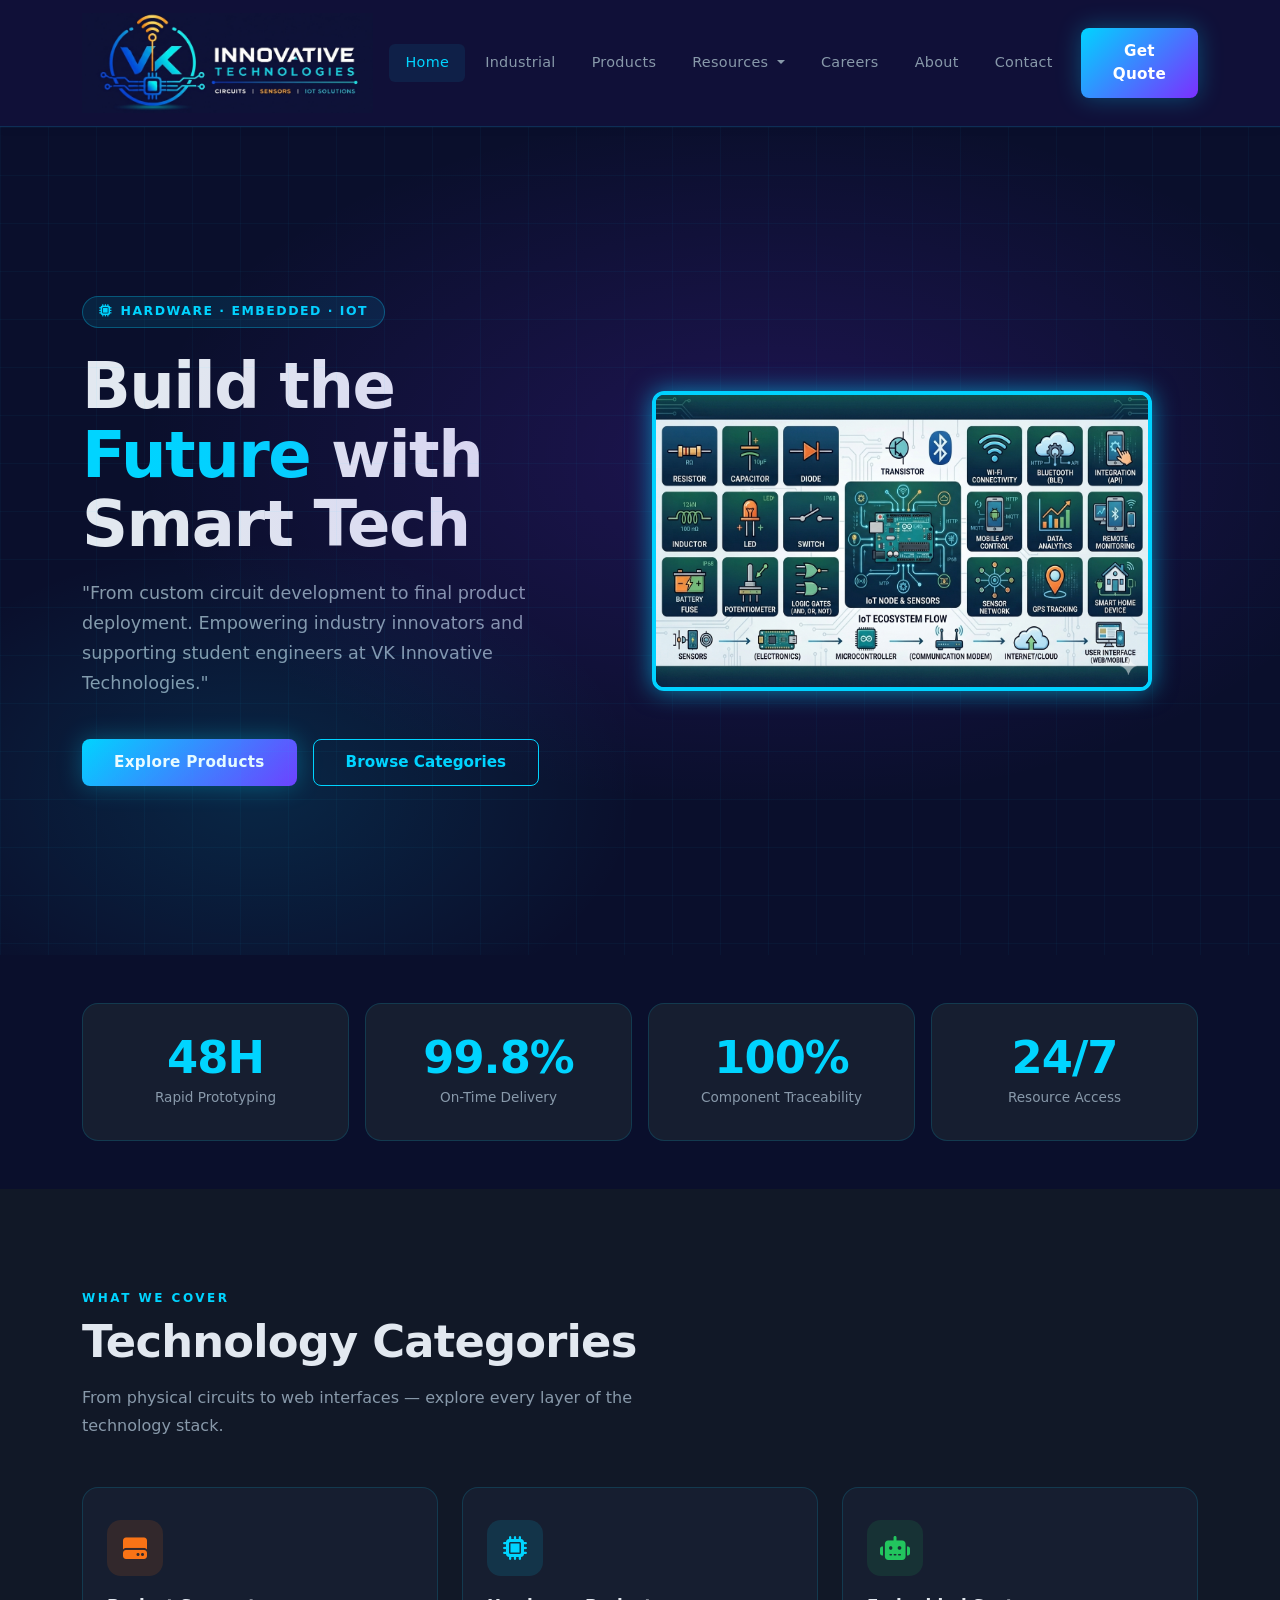
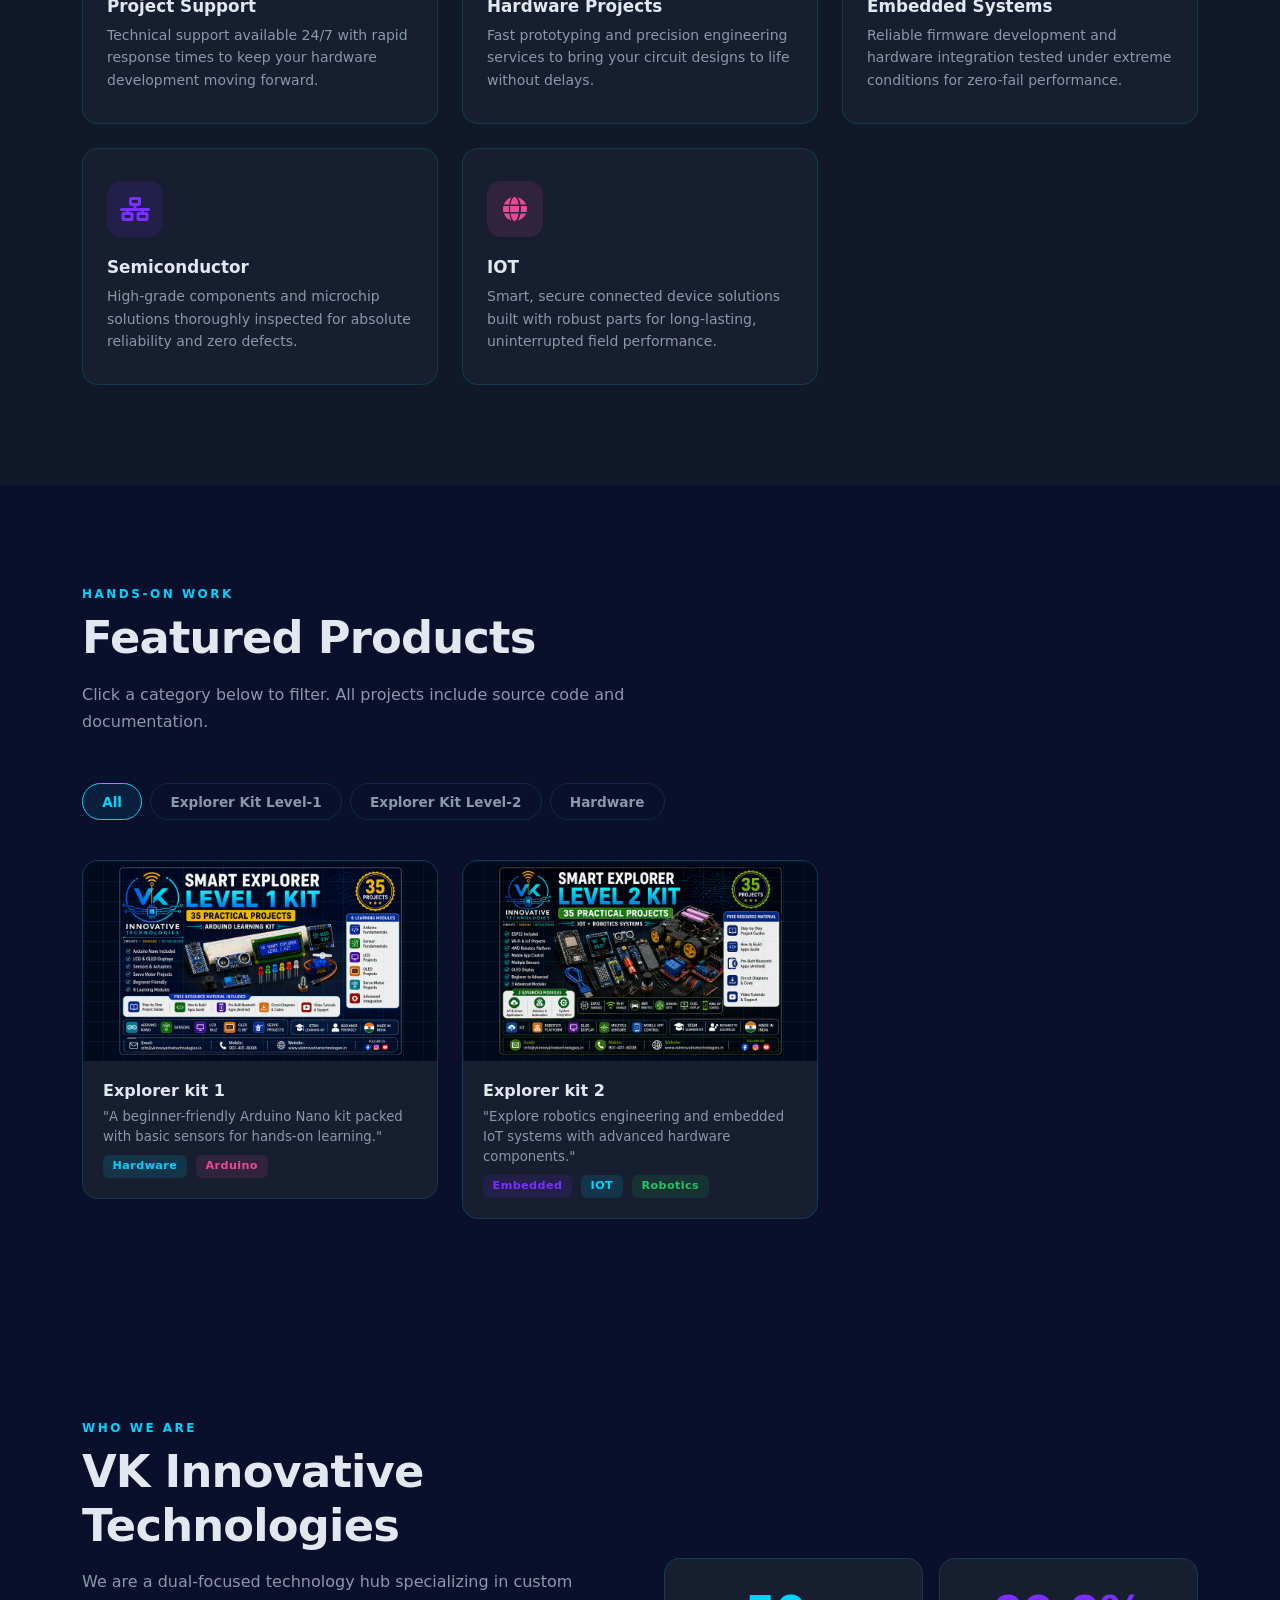
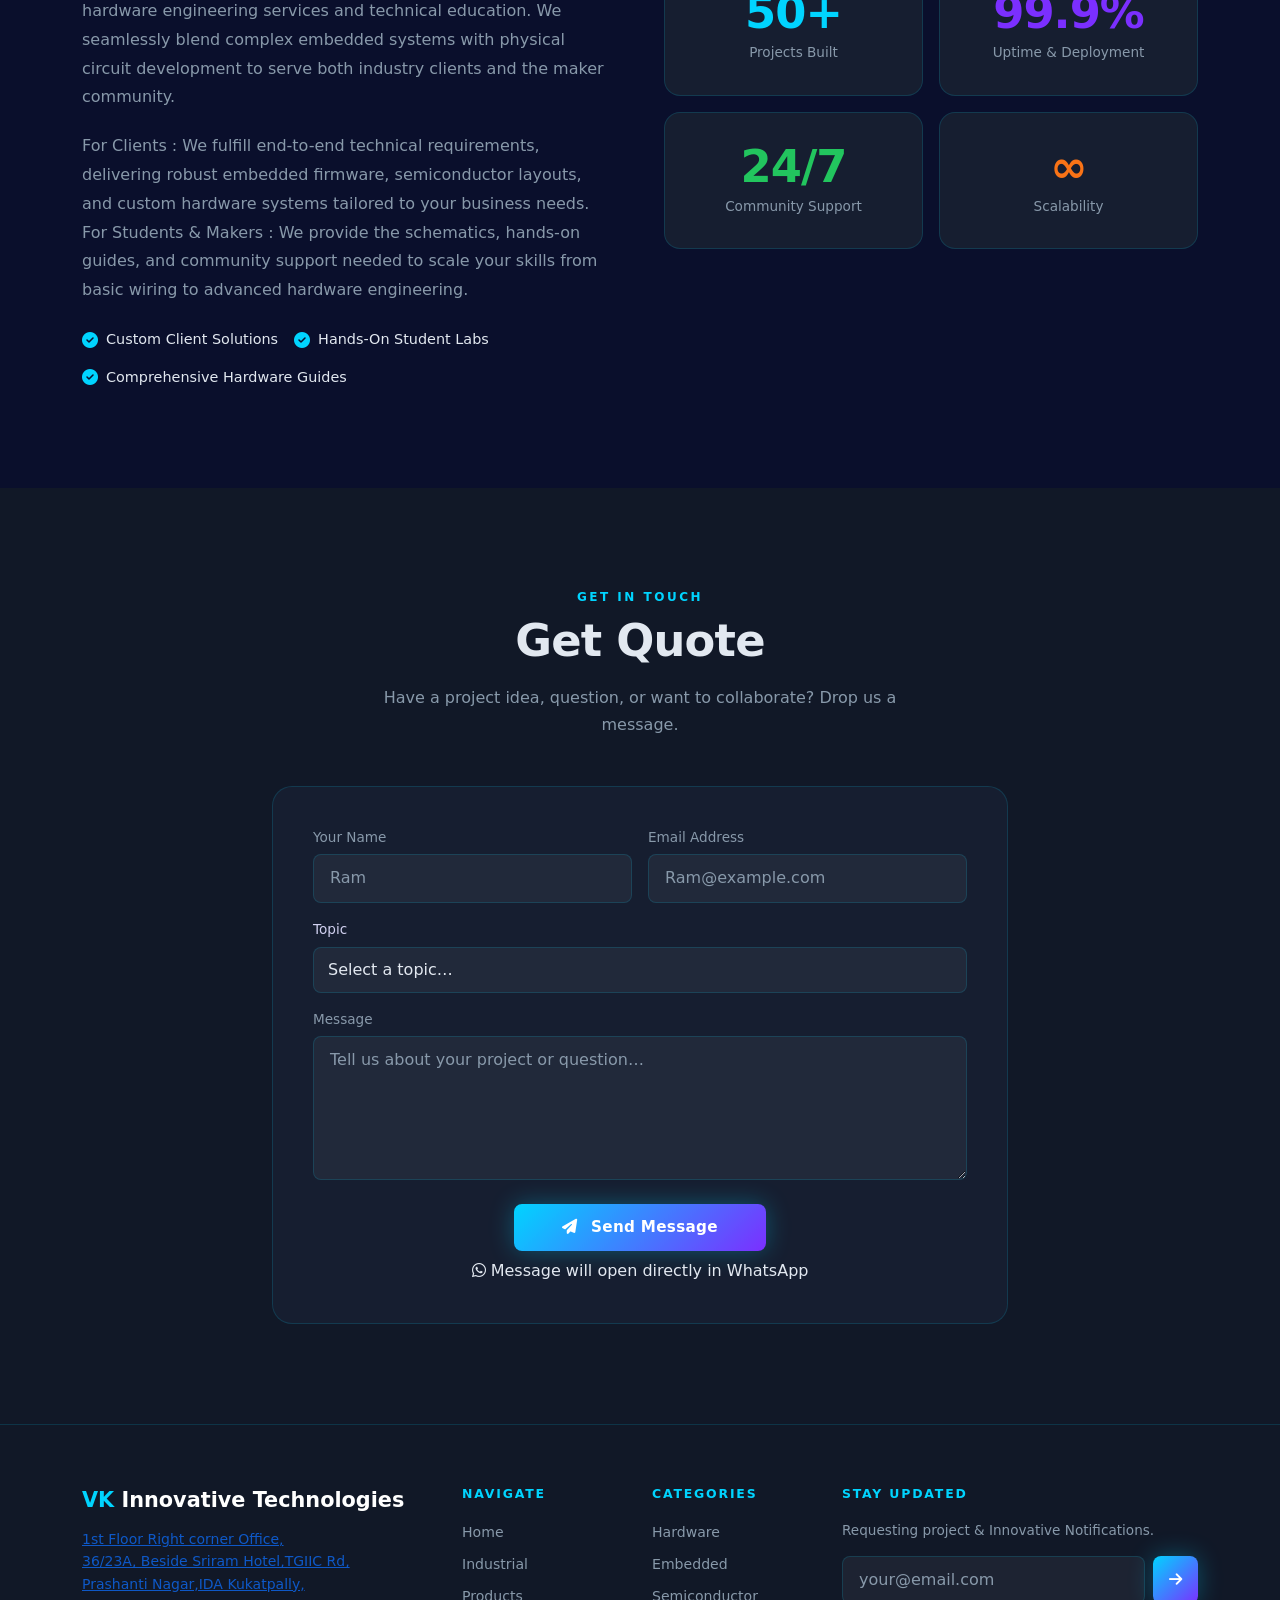
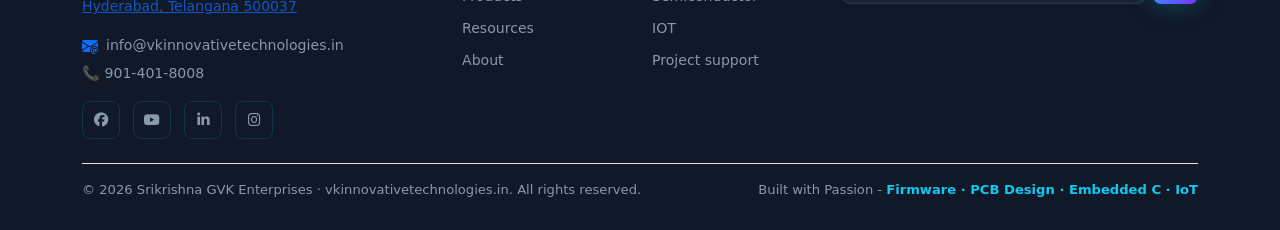
<file: vk frontend/index.html>
<!DOCTYPE html>
<html lang="en">

<head>
    <meta charset="UTF-8" />
    <meta name="viewport" content="width=device-width, initial-scale=1.0" />
    <title>VK Innovative Technologies</title>

    <link rel="icon" type="image/x-icon" href="favicon.ico?v=2">


    <!-- Bootstrap CSS -->
    <link href="https://cdnjs.cloudflare.com/ajax/libs/bootstrap/5.3.2/css/bootstrap.min.css" rel="stylesheet" />
    <!-- Font Awesome -->
    <link href="https://cdnjs.cloudflare.com/ajax/libs/font-awesome/6.5.0/css/all.min.css" rel="stylesheet" />
    <!-- Custom CSS -->
    <link rel="stylesheet" href="css.css" />
</head>

<body>

    <!-- ═══════════════════════════ NAVBAR ═══════════════════════════ -->
    <nav class="navbar navbar-expand-lg">
        <div class="container">
            <a class="navbar-brand" href="#home">
                <img src="logo.png" alt="VK Innovative Technologies" class="navbar-logo" />
            </a>
            <button class="navbar-toggler" type="button" data-bs-toggle="collapse" data-bs-target="#navMenu">
                <span class="navbar-toggler-icon"></span>
            </button>
            <div class="collapse navbar-collapse" id="navMenu">
                <ul class="navbar-nav ms-auto align-items-lg-center gap-1">
                    <li class="nav-item"><a class="nav-link active" href="#home">Home</a></li>
                    <li class="nav-item"><a class="nav-link" href="industrial.html">Industrial</a></li>
                    <li class="nav-item"><a class="nav-link" href="#projects">Products</a></li>

                    <li class="nav-item dropdown">
                        <a class="nav-link dropdown-toggle" href="#" id="resourcesDropdown" role="button"
                            data-bs-toggle="dropdown" aria-expanded="false">
                            Resources
                        </a>
                        <ul class="dropdown-menu" aria-labelledby="resourcesDropdown">
                            <li><a class="dropdown-item" href="Resources level 1.html">Explorer Kit Level-1</a></li>
                            <li><a class="dropdown-item" href="Resources level 2.html">Explorer Kit Level-2</a></li>
                        </ul>
                    </li>

                    <li class="nav-item">
                        <a class="nav-link" href="javascript:void(0);" data-bs-toggle="modal"
                            data-bs-target="#careersModal">Careers</a>
                    </li>

                    <li class="nav-item"><a class="nav-link" href="#about">About</a></li>
                    <li class="nav-item"><a class="nav-link" href="#footer">Contact</a></li>
                    <li class="nav-item ms-2">
                        <a class="btn btn-glow btn-sm" href="#contact">Get Quote</a>
                    </li>
                </ul>
            </div>
        </div>
    </nav>

    <div class="modal fade" id="careersModal" tabindex="-1" aria-labelledby="careersModalLabel" aria-hidden="true">
        <div class="modal-dialog modal-dialog-centered modal-md">
            <div class="modal-content"
                style="background-color: #101036; border: 1px solid rgba(0, 212, 255, 0.2); color: #ffffff; border-radius: 12px;">

                <div class="modal-body" style="padding: 35px 25px; text-align: center;">
                    <div class="mb-3" style="font-size: 36px; color: #00d4ff;">
                        <i class="fas fa-briefcase"></i>
                    </div>
                    <h4 style="color: #ffffff; font-weight: 600; margin-bottom: 20px; letter-spacing: 0.5px;">Current
                        Openings</h4>

                    <div class="job-posts-container mb-4"
                        style="text-align: left; background: rgba(255, 255, 255, 0.03); border-radius: 8px; border: 1px solid rgba(255, 255, 255, 0.05); padding: 15px 20px;">

                        <div class="job-item mb-3 pb-3" style="border-bottom: 1px solid rgba(255, 255, 255, 0.05);">
                            <div class="d-flex justify-content-between align-items-center flex-wrap gap-2">
                                <h5 style="color: #00d4ff; font-size: 15px; margin: 0; font-weight: 600;">Embedded
                                    Hardware Intern </h5>
                                <span class="badge"
                                    style="background: rgba(0, 212, 255, 0.15); color: #00d4ff; font-size: 11px; font-weight: 500; border: 1px solid rgba(0, 212, 255, 0.2);">Internship-Hybrid</span>
                            </div>
                            <p style="font-size: 13px; color: #a1a1c2; margin: 5px 0 0 0;">Skills: Embedded C, Arduino,
                                ESP32, STM32, Raspberry pi.</p>
                        </div>

                        <div class="job-item mb-3 pb-3" style="border-bottom: 1px solid rgba(255, 255, 255, 0.05);">
                            <div class="d-flex justify-content-between align-items-center flex-wrap gap-2">
                                <h5 style="color: #00d4ff; font-size: 15px; margin: 0; font-weight: 600;">Hardware & PCB
                                    Design Intern</h5>
                                <span class="badge"
                                    style="background: rgba(121, 40, 202, 0.15); color: #b67bfb; font-size: 11px; font-weight: 500; border: 1px solid rgba(121, 40, 202, 0.2);">Internship-Hybrid</span>
                            </div>
                            <p style="font-size: 13px; color: #a1a1c2; margin: 5px 0 0 0;">Skills: Schematic capture,
                                KiCad/Altium Designer, Multilayer routing, SMD.</p>
                        </div>

                        <div class="job-item">
                            <div class="d-flex justify-content-between align-items-center flex-wrap gap-2">
                                <h5 style="color: #00d4ff; font-size: 15px; margin: 0; font-weight: 600;">HR Intern</h5>
                                <span class="badge"
                                    style="background: rgba(0, 212, 255, 0.15); color: #00d4ff; font-size: 11px; font-weight: 500; border: 1px solid rgba(0, 212, 255, 0.2);">Internship-Hybrid</span>
                            </div>
                            <p style="font-size: 13px; color: #a1a1c2; margin: 5px 0 0 0;">Skills:
                                Communication,Organisational,Confidentiality,Problem-Solving,Time-Management,Software,Recruitment
                            </p>
                        </div>

                    </div>

                    <p style="font-size: 15px; line-height: 1.6; color: #d1d1f0; margin-bottom: 25px;">
                        If you are interested to work with us, please send your updated resume / CV to: <br>
                        <strong
                            style="color: #ffffff; display: block; margin-top: 8px; font-size: 15px; word-break: break-all; background: rgba(0, 212, 255, 0.05); padding: 8px; border-radius: 6px; border: 1px dashed rgba(0, 212, 255, 0.3);">
                            hr@vkinnovativetechnologies.in
                        </strong>
                    </p>

                    <button type="button" class="btn px-5 py-2" data-bs-dismiss="modal"
                        style="background: linear-gradient(135deg, #00d4ff, #7928ca); border: none; color: #ffffff; font-weight: 500; font-size: 14px; border-radius: 6px; width: 100%; max-width: 140px; transition: opacity 0.2s; letter-spacing: 0.5px;"
                        onmouseover="this.style.opacity='0.9'" onmouseout="this.style.opacity='1.0'">
                        OK
                    </button>
                </div>

            </div>
        </div>
    </div>

    <!-- ═══════════════════════════ HERO ═══════════════════════════ -->
    <section id="home" class="hero">
        <div class="hero-bg"></div>
        <div class="container">
            <div class="row align-items-center">
                <div class="col-lg-6">
                    <div class="hero-badge"><i class="fas fa-microchip me-2"></i>Hardware · Embedded · IOT</div>
                    <h1>Build the <span>Future</span> with Smart Tech</h1>
                    <p class="lead">
                        "From custom circuit development to final product deployment. Empowering industry innovators and
                        supporting student engineers at VK Innovative Technologies."
                    </p>
                    <div class="d-flex flex-wrap gap-3">
                        <a href="#projects" class="btn btn-glow">Explore Products</a>
                        <a href="#categories" class="btn btn-outline-glow">Browse Categories</a>
                    </div>
                </div>
                <div class="col-lg-6 hero-visual" style="position: relative; display: inline-block;">

                    <!-- 1. YOUR NEW IMAGE GOES HERE -->
                    <img src="main page image.png" alt="New Kit Image " class="home1"
                        style="width: 100%; max-width: 500px; display: block; border-radius: 12px;">



                </div>

            </div>
        </div>
    </section>

    <!-- ═══════════════════════════ STATS ═══════════════════════════ -->
    <div class="container py-5">
        <div class="row g-3">
            <div class="col-6 col-md-3">
                <div class="stat-card">
                    <div class="stat-num">48H</div>
                    <div class="stat-label">Rapid Prototyping</div>
                </div>
            </div>
            <div class="col-6 col-md-3">
                <div class="stat-card">
                    <div class="stat-num">99.8%</div>
                    <div class="stat-label">On-Time Delivery</div>
                </div>
            </div>
            <div class="col-6 col-md-3">
                <div class="stat-card">
                    <div class="stat-num">100%</div>
                    <div class="stat-label">Component Traceability</div>
                </div>
            </div>
            <div class="col-6 col-md-3">
                <div class="stat-card">
                    <div class="stat-num">24/7</div>
                    <div class="stat-label">Resource Access</div>
                </div>
            </div>
        </div>
    </div>

    <!-- ═══════════════════════════ CATEGORIES ═══════════════════════════ -->
    <section id="categories">
        <div class="container">
            <div class="section-label">What We Cover</div>
            <h2 class="section-title">Technology Categories</h2>
            <p class="section-sub">From physical circuits to web interfaces — explore every layer of the technology
                stack.</p>
            <div class="row g-4">

                <div class="col-sm-6 col-lg-4">
                    <a href="" class="cat-card">
                        <div class="cat-icon bg-orange"><i class="fas fa-hdd c-orange"></i></div>
                        <h5>Project Support</h5>
                        <p>Technical support available 24/7 with rapid response times to keep your hardware development
                            moving forward.</p>
                    </a>
                </div>

                <div class="col-sm-6 col-lg-4">
                    <a href="" class="cat-card">
                        <div class="cat-icon bg-cyan"><i class="fas fa-microchip c-cyan"></i></div>
                        <h5>Hardware Projects</h5>
                        <p> Fast prototyping and precision engineering services to bring your circuit designs to life
                            without delays.</p>
                    </a>
                </div>

                <div class="col-sm-6 col-lg-4">
                    <a href="" class="cat-card">
                        <div class="cat-icon bg-green"><i class="fas fa-robot c-green"></i></div>
                        <h5>Embedded Systems</h5>
                        <p> Reliable firmware development and hardware integration tested under extreme conditions for
                            zero-fail performance.</p>
                    </a>
                </div>

                <div class="col-sm-6 col-lg-4">
                    <a href="" class="cat-card">
                        <div class="cat-icon bg-purple"><i class="fas fa-network-wired c-purple"></i></div>
                        <h5>Semiconductor</h5>
                        <p> High-grade components and microchip solutions thoroughly inspected for absolute reliability
                            and zero defects.</p>
                    </a>
                </div>
                <div class="col-sm-6 col-lg-4">
                    <a href="" class="cat-card">
                        <div class="cat-icon bg-pink"><i class="fas fa-globe c-pink"></i></div>
                        <h5>IOT</h5>
                        <p>Smart, secure connected device solutions built with robust parts for long-lasting,
                            uninterrupted field performance.</p>
                    </a>
                </div>

            </div>
        </div>
    </section>

    <!-- ═══════════════════════════ PROJECTS ═══════════════════════════ -->
    <section id="projects">
        <div class="container">
            <div class="section-label">Hands-On Work</div>
            <h2 class="section-title">Featured Products</h2>
            <p class="section-sub">Click a category below to filter. All projects include source code and documentation.
            </p>

            <div class="filter-tabs" id="filterTabs">
                <button class="filter-btn active" onclick="filterProjects('all', this)">All</button>
                <button class="filter-btn" onclick="filterProjects('Explorer1', this)">Explorer Kit Level-1</button>
                <button class="filter-btn" onclick="filterProjects('Explorer2', this)">Explorer Kit Level-2</button>
                <button class="filter-btn" onclick="filterProjects('hardware', this)">Hardware </button>
            </div>

            <div class="row g-4" id="projectGrid">


                <!-- Explorer Kit Level-1 -->
                <!-- Project Card Item Links to Products Page -->
                <div class="col-sm-6 col-lg-4 project-item" data-cat="Explorer1">
                    <a href="Explorer kit 1.html" class="project-card-link"
                        style="text-decoration: none; color: inherit; display: block;">
                        <div class="project-card">
                            <!-- UPDATED STYLES FOR PERFECT FIT -->
                            <div class="project-thumb"
                                style="background: #020b1e; height: 200px; display: flex; align-items: center; justify-content: center; overflow: hidden; padding: 5px;">
                                <img src="Resources kit 1 images/final sticker box1.png"
                                    alt="Smart Explorer Level 1 Kit"
                                    style="max-width: 1002%; max-height: 100%; object-fit: contain;">
                            </div>
                            <div class="project-body">
                                <h6>Explorer kit 1</h6>
                                <p>"A beginner-friendly Arduino Nano kit packed with basic sensors for hands-on
                                    learning."</p>
                                <div>
                                    <span class="tag tag-cyan">Hardware</span>
                                    <span class="tag tag-pink">Arduino</span>

                                </div>
                            </div>
                        </div>
                    </a>
                </div>

                <!--Explorer Kit Level-2 -->
                <div class="col-sm-6 col-lg-4 project-item" data-cat="Explorer2">
                    <a href="Explorer kit 2.html" class="project-card-link"
                        style="text-decoration: none; color: inherit; display: block;">
                        <div class="project-card">
                            <!-- UPDATED STYLES FOR PERFECT FIT -->
                            <div class="project-thumb"
                                style="background: #020b1e; height: 200px; display: flex; align-items: center; justify-content: center; overflow: hidden; padding: 5px;">
                                <img src="Resources kit 2 images/final sticker box2.png"
                                    alt="Smart Explorer Level 2 Kit"
                                    style="max-width: 1002%; max-height: 100%; object-fit: contain;">
                            </div>
                            <div class="project-body">
                                <h6>Explorer kit 2</h6>
                                <p>"Explore robotics engineering and embedded IoT systems with advanced hardware
                                    components."</p>
                                <div>
                                    <span class="tag tag-purple">Embedded</span>
                                    <span class="tag tag-cyan">IOT</span>
                                    <span class="tag tag-green">Robotics</span>
                                </div>
                            </div>
                        </div>
                    </a>
                </div>
            </div>
        </div>
    </section>

    <!-- ═══════════════════════════ ABOUT ═══════════════════════════ -->
    <section id="about">
        <div class="container">
            <div class="row align-items-center g-5">
                <div class="col-lg-6">
                    <div class="section-label">Who We Are</div>
                    <h2 class="section-title">VK Innovative Technologies</h2>
                    <p class="about-text">
                        We are a dual-focused technology hub specializing in custom hardware engineering services and
                        technical education. We seamlessly blend complex embedded systems with physical circuit
                        development to serve both industry clients and the maker community.
                    </p>
                    <p class="about-text mb-4">
                        For Clients : We fulfill end-to-end technical requirements, delivering robust embedded firmware,
                        semiconductor layouts, and custom hardware systems tailored to your business needs. <br>
                        For Students & Makers : We provide the schematics, hands-on guides, and community support needed
                        to scale your skills from basic wiring to advanced hardware engineering.
                    </p>
                    <div class="d-flex flex-wrap gap-3">
                        <div class="d-flex align-items-center gap-2">
                            <i class="fas fa-check-circle c-cyan"></i>
                            <span class="about-check">Custom Client Solutions</span>
                        </div>
                        <div class="d-flex align-items-center gap-2">
                            <i class="fas fa-check-circle c-cyan"></i>
                            <span class="about-check">Hands-On Student Labs</span>
                        </div>
                        <div class="d-flex align-items-center gap-2">
                            <i class="fas fa-check-circle c-cyan"></i>
                            <span class="about-check">Comprehensive Hardware Guides</span>
                        </div>
                    </div>
                </div>
                <div class="col-lg-6">
                    <div class="row g-3">
                        <div class="col-6">
                            <div class="stat-card">
                                <div class="stat-num c-cyan">50+</div>
                                <div class="stat-label">Projects Built</div>
                            </div>
                        </div>
                        <div class="col-6">
                            <div class="stat-card">
                                <div class="stat-num c-purple">99.9%</div>
                                <div class="stat-label">Uptime & Deployment</div>
                            </div>

                        </div>
                        <div class="col-6">
                            <div class="stat-card">
                                <div class="stat-num stat-green">24/7</div>
                                <div class="stat-label">Community Support</div>
                            </div>
                        </div>
                        <div class="col-6">
                            <div class="stat-card">
                                <div class="stat-num stat-orange">∞</div>
                                <div class="stat-label"> Scalability</div>
                            </div>
                        </div>
                    </div>
                </div>
            </div>
        </div>
    </section>

    <!-- ═══════════════════════════ GET QUOTE ═══════════════════════════ -->
    <section id="contact" class="contact-section">
        <div class="container">
            <div class="row justify-content-center">
                <div class="col-lg-8">
                    <div class="text-center mb-5">
                        <div class="section-label">Get In Touch</div>
                        <h2 class="section-title">Get Quote</h2>
                        <p class="section-sub mx-auto">Have a project idea, question, or want to collaborate? Drop us a
                            message.</p>
                    </div>

                    <!-- ── Alert Box ──────────────────────────────────── -->
                    <div id="formAlert" class="alert d-none mb-3" role="alert"></div>

                    <div class="contact-card">
                        <div class="row g-3">

                            <!-- Name -->
                            <div class="col-md-6">
                                <label for="contactName">Your Name</label>
                                <input id="contactName" type="text" class="form-control" placeholder="Ram"
                                    autocomplete="off" />
                                <div class="invalid-feedback" id="err-name"></div>
                            </div>

                            <!-- Email -->
                            <div class="col-md-6">
                                <label for="contactEmail">Email Address</label>
                                <input id="contactEmail" type="email" class="form-control" placeholder="Ram@example.com"
                                    autocomplete="off" />
                                <div class="invalid-feedback" id="err-email"></div>
                            </div>

                            <!-- Topic -->
                            <div class="col-12">
                                <label for="contactTopic"
                                    style="color: #d1d1f0; margin-bottom: 8px; display: block;">Topic</label>
                                <select id="contactTopic" class="form-select"
                                    style="background-color: #101036; color: #ffffff; border: 1px solid rgba(0, 212, 255, 0.2); padding: 10px 14px;">

                                    <option value="" style="background-color: #101036; color: #ffffff;">Select a topic…
                                    </option>
                                    <option style="background-color: #101036; color: #ffffff;">Hardware Project</option>
                                    <option style="background-color: #101036; color: #ffffff;">Embedded Systems</option>
                                    <option style="background-color: #101036; color: #ffffff;">Semiconductor</option>
                                    <option style="background-color: #101036; color: #ffffff;">IOT</option>
                                    <option style="background-color: #101036; color: #ffffff;">Explorer Kits</option>
                                    <option style="background-color: #101036; color: #ffffff;">General Inquiry/Business
                                        Inquiries</option>

                                </select>
                                <div class="invalid-feedback" id="err-topic"></div>
                            </div>

                            <!-- Message -->
                            <div class="col-12">
                                <label for="contactMessage">Message</label>
                                <textarea id="contactMessage" class="form-control" rows="5"
                                    placeholder="Tell us about your project or question…"></textarea>
                                <div class="invalid-feedback" id="err-message"></div>
                            </div>

                            <!-- Submit Button -->
                            <div class="col-12 text-center pt-2">
                                <button class="btn btn-glow px-5" id="sendBtn" onclick="submitForm()">
                                    <i class="fas fa-paper-plane me-2"></i>
                                    <span id="sendBtnText">Send Message</span>
                                </button>
                                <div class="wa-info mt-2">
                                    <i class="fab fa-whatsapp"></i>
                                    <span>Message will open directly in WhatsApp</span>
                                </div>
                            </div>

                        </div>
                    </div>
                </div>
            </div>
        </div>
    </section>


    <!-- ═══════════════════════════ FOOTER ═══════════════════════════ -->
    <footer id="footer">
        <div class="container">
            <div class="row g-4">

                <div class="col-lg-4">
                    <div class="footer-brand">
                        <span class="brand-vk">VK</span><span class="brand-rest"> Innovative Technologies</span>
                    </div>
                    <p class="footer-desc text-light opacity-75 mb-3" style="line-height: 1.6; font-size: 14px;">
                        <a href="https://share.google/jjJwZGbKuF8BzftEh">1st Floor Right corner Office,<br>
                            36/23A, Beside Sriram Hotel,TGIIC Rd,<br>
                            Prashanti Nagar,IDA Kukatpally,<br>
                            Hyderabad, Telangana 500037</a>
                    </p>
                    <p class="footer-desc">
                        <a href="javascript:void(0);" id="footerEmailBtn" class="footer-email-link"
                            title="Click to request a quote via WhatsApp"
                            style="display: inline-flex; align-items: center; gap: 8px; text-decoration: none; color: inherit;">
                            <svg xmlns="http://www.w3.org/2000/svg" width="16" height="16" fill="currentColor"
                                class="bi bi-envelope-at-fill text-primary" viewBox="0 0 16 16">
                                <path
                                    d="M2 2A2 2 0 0 0 .05 3.555L8 8.414l7.95-4.859A2 2 0 0 0 14 2zm-2 9.8V4.698l5.803 3.546zm6.761-2.97-6.57 4.026A2 2 0 0 0 2 14h6.256A4.5 4.5 0 0 1 8 12.5a4.49 4.49 0 0 1 1.606-3.446l-.367-.225L8 9.586zM16 9.671V4.697l-5.803 3.546.338.208A4.5 4.5 0 0 1 12.5 8c1.414 0 2.675.652 3.5 1.671" />
                                <path
                                    d="M15.834 12.244c0 1.168-.577 2.025-1.587 2.025-.503 0-1.002-.228-1.12-.648h-.043c-.118.416-.543.643-1.015.643-.77 0-1.259-.542-1.259-1.434v-.529c0-.844.481-1.4 1.26-1.4.585 0 .87.333.953.63h.03v-.568h.905v2.19c0 .272.18.42.411.42.315 0 .639-.415.639-1.39v-.118c0-1.277-.95-2.326-2.484-2.326h-.04c-1.582 0-2.64 1.067-2.64 2.724v.157c0 1.867 1.237 2.654 2.57 2.654h.045c.507 0 .935-.07 1.18-.18v.731c-.219.1-.643.175-1.237.175h-.044C10.438 16 9 14.82 9 12.646v-.214C9 10.36 10.421 9 12.485 9h.035c2.12 0 3.314 1.43 3.314 3.034zm-4.04.21v.227c0 .586.227.8.581.8.31 0 .564-.17.564-.743v-.367c0-.516-.275-.708-.572-.708-.346 0-.573.245-.573.791" />
                            </svg>
                            <span>info@vkinnovativetechnologies.in</span>
                        </a> <br>
                        <span>📞 901-401-8008</span>
                    </p>

                    <div class="mt-3">
                        <a class="social-btn" title="Facebook"
                            href="https://www.facebook.com/profile.php?id=61591314518488&sk=about" target="_blank"
                            rel="noopener noreferrer">
                            <i class="fab fa-facebook"></i>
                        </a>
                        <a class="social-btn" title="YouTube"
                            href="https://youtube.com/@vkinnovativetechnologies?si=Yd-vt1fxjmgZeufn" target="_blank"
                            rel="noopener noreferrer">
                            <i class="fab fa-youtube"></i>
                        </a>
                        <a class="social-btn" title="LinkedIn"
                            href="https://www.linkedin.com/in/vk-innovative-technologies-17002b417/" target="_blank"
                            rel="noopener noreferrer">
                            <i class="fab fa-linkedin-in"></i>
                        </a>
                        <a class="social-btn" title="Instagram"
                            href="https://www.instagram.com/vkinnovativetechnologies/?utm_source=ig_web_button_share_sheet"
                            target="_blank" rel="noopener noreferrer">
                            <i class="fab fa-instagram"></i>
                        </a>

                    </div>
                </div>

                <div class="col-6 col-lg-2">
                    <div class="footer-title">Navigate</div>
                    <ul class="footer-links">
                        <li><a href="#home">Home</a></li>
                        <li><a href="#categories">Industrial</a></li>
                        <li><a href="#projects">Products</a></li>
                        <li><a href="#projects">Resources</a></li>
                        <li><a href="#about">About</a></li>
                    </ul>
                </div>

                <div class="col-6 col-lg-2">
                    <div class="footer-title">Categories</div>
                    <ul class="footer-links">
                        <li><a href="#categories">Hardware</a></li>
                        <li><a href="#categories">Embedded</a></li>
                        <li><a href="#categories">Semiconductor</a></li>
                        <li><a href="#categories">IOT</a></li>
                        <li><a href="#categories">Project support</a></li>
                    </ul>
                </div>

                <div class="col-lg-4">
                    <div class="footer-title">Stay Updated</div>
                    <p class="footer-newsletter-text">Requesting project & Innovative Notifications.</p>

                    <div id="newsletterAlert" class="alert d-none py-1 px-2 mb-2" style="font-size: 13px;"></div>

                    <form onsubmit="handleSubscription(event)" class="d-flex gap-2">
                        <input type="email" id="newsletterEmail" class="form-control" placeholder="your@email.com"
                            required />
                        <button type="submit" id="subscribeBtn" class="btn btn-glow px-3">
                            <i class="fas fa-arrow-right" id="subscribeIcon"></i>
                        </button>
                    </form>
                </div>

            </div>

            <div class="footer-bottom mt-4 pt-3 border-top d-flex justify-content-between flex-wrap gap-2">
                <p>&copy; 2026 Srikrishna GVK Enterprises · vkinnovativetechnologies.in. All rights reserved.</p>
                <p class="m-0">
                    Built with Passion - <span class="text-info fw-semibold">Firmware · PCB Design · Embedded C ·
                        IoT</span>
                </p>
            </div>

        </div>
    </footer>


    <!-- Scroll to Top -->
    <button id="scrollTop" onclick="window.scrollTo({top:0,behavior:'smooth'})">
        <i class="fas fa-arrow-up"></i>
    </button>

    <!-- Bootstrap JS -->
    <script src="https://cdnjs.cloudflare.com/ajax/libs/bootstrap/5.3.2/js/bootstrap.bundle.min.js"></script>
    <!-- Custom JS -->
    <script src="JavaScript.js"></script>
    <script>

        /* ── CONFIG ──────────────────────────────────────────────────────
            WhatsApp Target Number Configuration (Country Code + Number)
        ────────────────────────────────────────────────────────────────── */
        const WHATSAPP_PHONE = "919014018008";

        /* ── HELPERS ─────────────────────────────────────────────────── */
        const el = (id) => document.getElementById(id);

        function clearErrors() {
            ["contactName", "contactEmail", "contactTopic", "contactMessage"].forEach(id => {
                const input = el(id);
                if (input) input.classList.remove("is-invalid");
            });
            ["err-name", "err-email", "err-topic", "err-message"].forEach(id => {
                const e = el(id);
                if (e) e.textContent = "";
            });
            const alertBox = el("formAlert");
            if (alertBox) {
                alertBox.className = "alert d-none mb-3";
                alertBox.textContent = "";
            }
        }

        function showFieldError(field, msg) {
            const map = {
                name: "contactName",
                email: "contactEmail",
                topic: "contactTopic",
                message: "contactMessage"
            };
            const input = el(map[field]);
            if (input) {
                input.classList.add("is-invalid");
                const errEl = el("err-" + field);
                if (errEl) errEl.textContent = msg;
            }
        }

        function showAlert(type, text) {
            const a = el("formAlert");
            if (a) {
                a.className = `alert alert-${type} mb-3`;
                a.textContent = text;
            }
        }

        function setLoading(loading) {
            const btn = el("sendBtn");
            const text = el("sendBtnText");
            if (!btn || !text) return;

            btn.disabled = loading;
            text.innerHTML = loading
                ? '<span class="btn-spinner"></span>Opening WhatsApp…'
                : '<i class="fas fa-paper-plane me-2"></i>Send Message';
        }

        /* ── CLIENT-SIDE VALIDATION ──────────────────────────────────── */
        function validateLocally(data) {
            const errors = {};
            if (!data.name || data.name.trim().length < 2)
                errors.name = "Please enter your full name (min 2 characters).";
            if (!data.email || !/^[^\s@]+@[^\s@]+\.[^\s@]+$/.test(data.email))
                errors.email = "Please enter a valid email address.";
            if (!data.topic)
                errors.topic = "Please select a topic.";
            if (!data.message || data.message.trim().length < 10)
                errors.message = "Message must be at least 10 characters.";
            return errors;
        }

        /* ── MAIN SUBMIT ─────────────────────────────────────────────── */
        function submitForm() {
            clearErrors();

            // 1. Collect Form Values Safely
            const data = {
                name: el("contactName") ? el("contactName").value.trim() : "Email Link User",
                email: el("contactEmail") ? el("contactEmail").value.trim() : "info@vkinnovativetechnologies.in",
                topic: el("contactTopic") ? el("contactTopic").value : "General Inquiry",
                message: el("contactMessage") ? el("contactMessage").value.trim() : "Hello, I clicked your email link to request a quote!"
            };

            // 2. Client-side validation
            const localErrors = validateLocally(data);
            if (Object.keys(localErrors).length > 0) {
                Object.entries(localErrors).forEach(([f, m]) => showFieldError(f, m));
                showAlert("danger", "⚠️ Please fill out or correct the input boxes before sending.");
                return;
            }

            // 3. Generate WhatsApp Link
            setLoading(true);
            try {
                const rawMessage =
                    `🔔 *New Quote Request*\n` +
                    `━━━━━━━━━━━━━━━━━━━━━━\n` +
                    `👤 *Name:* ${data.name}\n` +
                    `📧 *Email:* ${data.email}\n` +
                    `📌 *Topic:* ${data.topic}\n` +
                    `━━━━━━━━━━━━━━━━━━━━━━\n` +
                    `💬 *Message:*\n${data.message}\n` +
                    `━━━━━━━━━━━━━━━━━━━━━━`;

                const encodedMessage = encodeURIComponent(rawMessage);
                const whatsappUrl = `https://wa.me/${WHATSAPP_PHONE}?text=${encodedMessage}`;

                // ✅ Open WhatsApp Link
                showAlert("success", "✅ Opening WhatsApp with your message…");

                setTimeout(() => {
                    window.open(whatsappUrl, "_blank");
                    setLoading(false);

                    // Reset form fields safely
                    if (el("contactName")) el("contactName").value = "";
                    if (el("contactEmail")) el("contactEmail").value = "";
                    if (el("contactTopic")) el("contactTopic").value = "";
                    if (el("contactMessage")) el("contactMessage").value = "";
                }, 700);

            } catch (err) {
                console.error("Redirection Error:", err);
                showAlert("danger", "⚠️ Something went wrong trying to open WhatsApp. Please try again.");
                setLoading(false);
            }
        }

        /* ── FOOTER INTERACTION ROUTER ─────────────────────────────────── */
        document.addEventListener("DOMContentLoaded", () => {
            const footerEmailBtn = el("footerEmailBtn");

            if (footerEmailBtn) {
                footerEmailBtn.addEventListener("click", () => {
                    // Fetch values from your existing input components 
                    const nameInput = el("contactName");
                    const emailInput = el("contactEmail");
                    const topicInput = el("contactTopic");
                    const msgInput = el("contactMessage");

                    // Auto-fill form inputs if they are currently blank
                    if (nameInput && !nameInput.value.trim()) nameInput.value = "Customer Support Request";
                    if (emailInput && !emailInput.value.trim()) emailInput.value = "info@vkinnovativetechnologies.in";
                    if (topicInput && !topicInput.value) topicInput.value = "General Inquiry";
                    if (msgInput && !msgInput.value.trim()) {
                        msgInput.value = "Hello VK Innovative team, I am tracking details from your portal. Please share product info.";
                    }

                    // Fire WhatsApp redirection chain instantly
                    submitForm();
                });
            }
        });

        /* ── Ctrl + Enter to submit ──────────────────────────────────── */
        document.addEventListener("keydown", (e) => {
            if (e.key === "Enter" && e.ctrlKey) submitForm();
        });

        /* ── NEWSLETTER SUBSCRIPTION ROUTINE ─────────────────────────────────────── */
        function handleSubscription(event) {
            // Prevent default browser page reloading behavior
            event.preventDefault();

            const emailInput = document.getElementById("newsletterEmail");
            const alertBox = document.getElementById("newsletterAlert");
            const submitBtn = document.getElementById("subscribeBtn");
            const submitIcon = document.getElementById("subscribeIcon");

            if (!emailInput || !emailInput.value.trim()) return;

            const emailAddress = emailInput.value.trim();

            // Basic structural email verification check
            const emailRegex = /^[^\s@]+@[^\s@]+\.[^\s@]+$/;
            if (!emailRegex.test(emailAddress)) {
                if (alertBox) {
                    alertBox.className = "alert alert-danger py-2 px-3 mb-3";
                    alertBox.textContent = "⚠️ Please provide a valid email address structure.";
                }
                return;
            }

            // Visual loading response state configuration
            submitBtn.disabled = true;
            submitBtn.style.opacity = "0.7";
            if (submitIcon) submitIcon.className = "fas fa-spinner fa-spin";

            try {
                // Formulates a matching layout configuration text segment for your WhatsApp operator
                const updateMessage =
                    `📢 *Newsletter Subscription*\n` +
                    `━━━━━━━━━━━━━━━━━━━━━━\n` +
                    `📧 *Email:* ${emailAddress}\n` +
                    `📌 *Action:* Requesting project & Innovative Notifications\n` +
                    `━━━━━━━━━━━━━━━━━━━━━━`;

                const encodedSubscription = encodeURIComponent(updateMessage);

                // Relies on your existing global static WHATSAPP_PHONE parameter string configuration
                const targetPhone = typeof WHATSAPP_PHONE !== 'undefined' ? WHATSAPP_PHONE : "919014018008";
                const redirectUrl = `https://wa.me/${targetPhone}?text=${encodedSubscription}`;

                if (alertBox) {
                    alertBox.className = "alert alert-success py-2 px-3 mb-3";
                    alertBox.textContent = "✅ Forwarding email registration profile via WhatsApp...";
                }

                // Launches WhatsApp tab interface window link 
                setTimeout(() => {
                    window.open(redirectUrl, "_blank");

                    // Clean interface configurations back to standard baselines
                    emailInput.value = "";
                    submitBtn.disabled = false;
                    submitBtn.style.opacity = "1.0";
                    if (submitIcon) submitIcon.className = "fas fa-arrow-right";
                    if (alertBox) alertBox.className = "alert d-none py-2 px-3 mb-3";
                }, 800);

            } catch (error) {
                console.error("Subscription Execution Failure:", error);
                if (alertBox) {
                    alertBox.className = "alert alert-danger py-2 px-3 mb-3";
                    alertBox.textContent = "⚠️ An interface routing error occurred. Please refresh and retry.";
                }
                submitBtn.disabled = false;
                submitBtn.style.opacity = "1.0";
                if (submitIcon) submitIcon.className = "fas fa-arrow-right";
            }
        }
    </script>


</body>

</html>
</file>
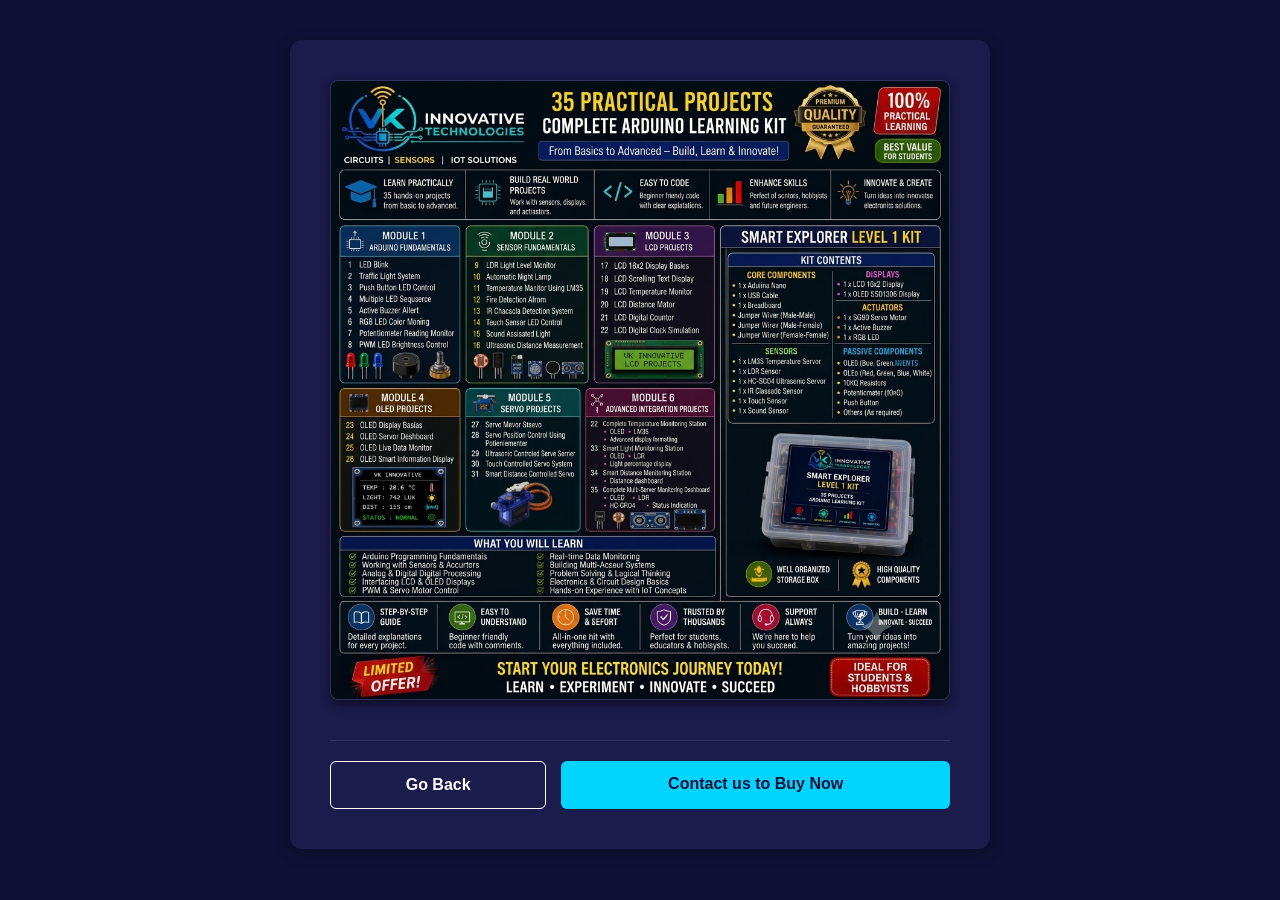
<file: vk frontend/Explorer kit 1.html>
<!DOCTYPE html>
<html lang="en">
<head>
    <meta charset="UTF-8">
    <meta name="viewport" content="width=device-width, initial-scale=1.0">
    <title>Smart Home Automation - Product Details</title>
    <style>
        * {
            margin: 0;
            padding: 0;
            box-sizing: border-box;
        }
        body {
            font-family: Arial, sans-serif;
            background-color: #101036; /* Dark blue background matching your logo */
            color: #ffffff;
            margin: 0;
            padding: 40px 20px;
            display: flex;
            justify-content: center;
        }
        .product-container {
            background-color: #1b1b4c;
            max-width: 700px;
            width: 100%;
            padding: 40px;
            border-radius: 12px;
            box-shadow: 0 4px 15px rgba(0,0,0,0.3);
        }
        .product-header {
            display: flex;
            align-items: center;
            gap: 15px;
            margin-bottom: 20px;
            border-bottom: 1px solid rgba(255, 255, 255, 0.1);
            padding-bottom: 20px;
        }
        .product-icon {
            font-size: 45px;
        }
        h1 {
            color: #00d4ff;
            margin: 0;
        }
        h2 {
            color: #00d4ff;
            font-size: 20px;
            margin-top: 30px;
            border-bottom: 1px solid rgba(0, 212, 255, 0.2);
            padding-bottom: 5px;
        }
        p, li {
            line-height: 1.6;
            color: #d1d1f0;
            font-size: 15px;
        }
        ul {
            padding-left: 20px;
        }
        /* Product Image Styling - Ensures full screen/container width */
        .product-image-box {
            width: 100%;
            margin-bottom: 25px;
            text-align: center;
        }
        .product-image {
            width: 100%;
            height: auto;
            border-radius: 8px;
            box-shadow: 0 4px 10px rgba(0,0,0,0.5);
            border: 1px solid rgba(255,255,255,0.1);
            display: block;
        }
        /* Manual Section Box */
        .manual-section {
            background-color: rgba(16, 16, 54, 0.5);
            padding: 20px;
            border-radius: 8px;
            border-left: 4px solid #ff9800; /* Orange accent line */
            margin-top: 20px;
        }
        .manual-step {
            margin-bottom: 15px;
        }
        .step-title {
            font-weight: bold;
            color: #ff9800;
        }
        /* Fixed Action Buttons at the Bottom */
        .button-group {
            display: flex;
            gap: 15px;
            margin-top: 40px;
            padding-top: 20px;
            border-top: 1px solid rgba(255, 255, 255, 0.1);
        }
        .btn-buy {
            background-color: #00d4ff;
            color: #101036;
            padding: 14px 40px;
            border: none;
            border-radius: 6px;
            font-weight: bold;
            text-decoration: none;
            cursor: pointer;
            text-align: center;
            flex: 2;
            transition: background 0.2s;
        }
        .btn-buy:hover {
            background-color: #00b2d6;
        }
        .btn-back {
            background-color: transparent;
            color: #ffffff;
            padding: 14px 30px;
            border: 1px solid #ffffff;
            border-radius: 6px;
            font-weight: bold;
            text-decoration: none;
            cursor: pointer;
            text-align: center;
            flex: 1;
            transition: background 0.2s;
        }
        .btn-back:hover {
            background-color: rgba(255,255,255,0.1);
        }
    </style>
</head>
<body>

    <div class="product-container">
        
        <div class="product-image-box">
            <img src="Resources kit 1 images/project kit 1 main page.png" alt="Project Kit List" class="product-image">
        </div>

        <div class="button-group">
            <a href="index.html" class="btn-back">Go Back</a>
            <a href="index.html#contact" class="btn-buy">Contact us to Buy Now</a>
        </div>

    </div>

</body>
</html>
</file>
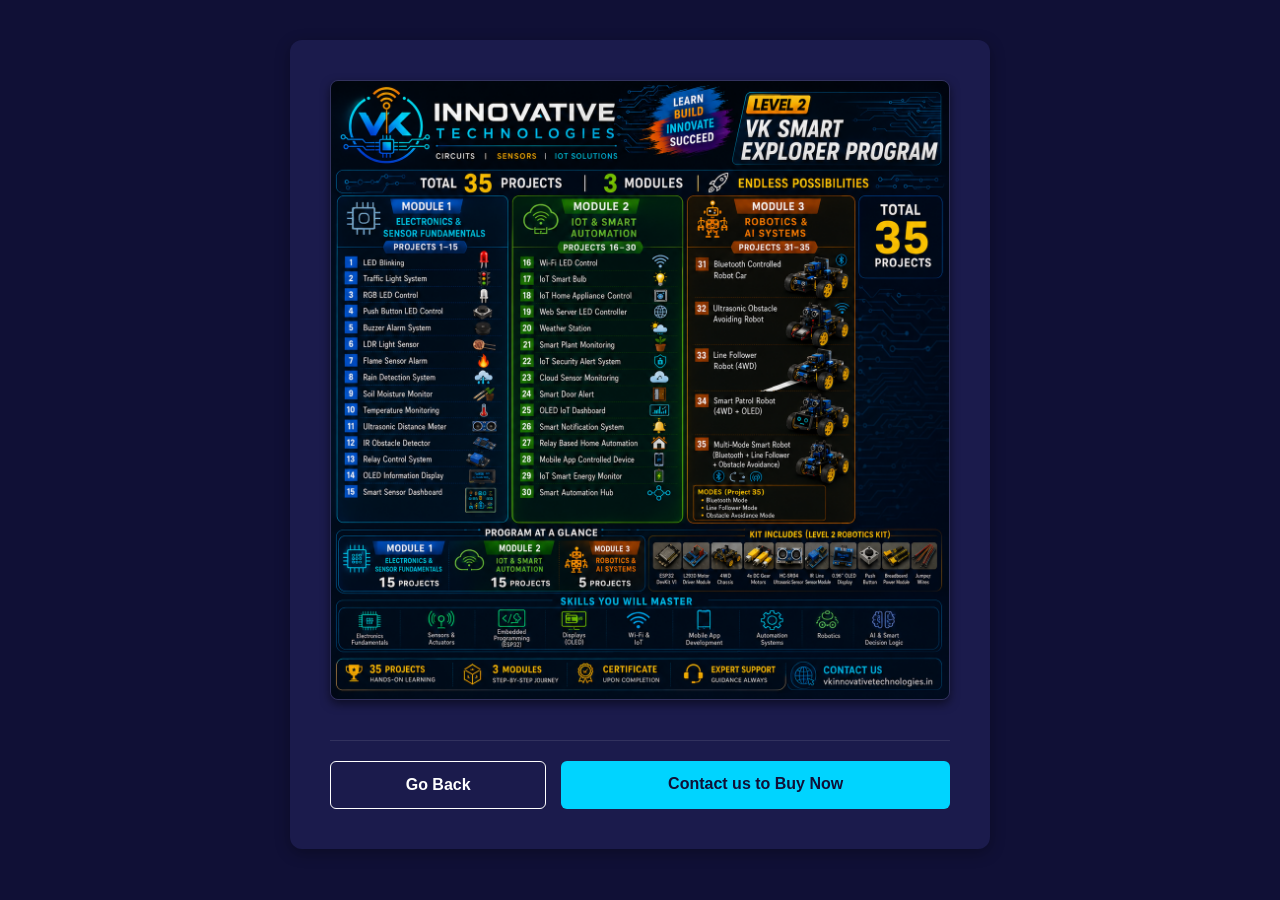
<file: vk frontend/Explorer kit 2.html>
<!DOCTYPE html>
<html lang="en">
<head>
    <meta charset="UTF-8">
    <meta name="viewport" content="width=device-width, initial-scale=1.0">
    <title>Smart Home Automation - Product Details</title>
    <style>
        * {
            margin: 0;
            padding: 0;
            box-sizing: border-box;
        }
        body {
            font-family: Arial, sans-serif;
            background-color: #101036; /* Dark blue background matching your logo */
            color: #ffffff;
            margin: 0;
            padding: 40px 20px;
            display: flex;
            justify-content: center;
        }
        .product-container {
            background-color: #1b1b4c;
            max-width: 700px;
            width: 100%;
            padding: 40px;
            border-radius: 12px;
            box-shadow: 0 4px 15px rgba(0,0,0,0.3);
        }
        .product-header {
            display: flex;
            align-items: center;
            gap: 15px;
            margin-bottom: 20px;
            border-bottom: 1px solid rgba(255, 255, 255, 0.1);
            padding-bottom: 20px;
        }
        .product-icon {
            font-size: 45px;
        }
        h1 {
            color: #00d4ff;
            margin: 0;
        }
        h2 {
            color: #00d4ff;
            font-size: 20px;
            margin-top: 30px;
            border-bottom: 1px solid rgba(0, 212, 255, 0.2);
            padding-bottom: 5px;
        }
        p, li {
            line-height: 1.6;
            color: #d1d1f0;
            font-size: 15px;
        }
        ul {
            padding-left: 20px;
        }
        /* Product Image Styling - Ensures full screen/container width */
        .product-image-box {
            width: 100%;
            margin-bottom: 25px;
            text-align: center;
        }
        .product-image {
            width: 100%;
            height: auto;
            border-radius: 8px;
            box-shadow: 0 4px 10px rgba(0,0,0,0.5);
            border: 1px solid rgba(255,255,255,0.1);
            display: block;
        }
        /* Manual Section Box */
        .manual-section {
            background-color: rgba(16, 16, 54, 0.5);
            padding: 20px;
            border-radius: 8px;
            border-left: 4px solid #ff9800; /* Orange accent line */
            margin-top: 20px;
        }
        .manual-step {
            margin-bottom: 15px;
        }
        .step-title {
            font-weight: bold;
            color: #ff9800;
        }
        /* Fixed Action Buttons at the Bottom */
        .button-group {
            display: flex;
            gap: 15px;
            margin-top: 40px;
            padding-top: 20px;
            border-top: 1px solid rgba(255, 255, 255, 0.1);
        }
        .btn-buy {
            background-color: #00d4ff;
            color: #101036;
            padding: 14px 40px;
            border: none;
            border-radius: 6px;
            font-weight: bold;
            text-decoration: none;
            cursor: pointer;
            text-align: center;
            flex: 2;
            transition: background 0.2s;
        }
        .btn-buy:hover {
            background-color: #00b2d6;
        }
        .btn-back {
            background-color: transparent;
            color: #ffffff;
            padding: 14px 30px;
            border: 1px solid #ffffff;
            border-radius: 6px;
            font-weight: bold;
            text-decoration: none;
            cursor: pointer;
            text-align: center;
            flex: 1;
            transition: background 0.2s;
        }
        .btn-back:hover {
            background-color: rgba(255,255,255,0.1);
        }
    </style>
</head>
<body>

    <div class="product-container">
        
        <div class="product-image-box">
            <img src="Resources kit 2 images/Products main page.png" alt="Project Kit List" class="product-image">
        </div>

        <div class="button-group">
            <a href="index.html" class="btn-back">Go Back</a>
            <a href="index.html#contact" class="btn-buy">Contact us to Buy Now</a>
        </div>

    </div>

</body>
</html>
</file>
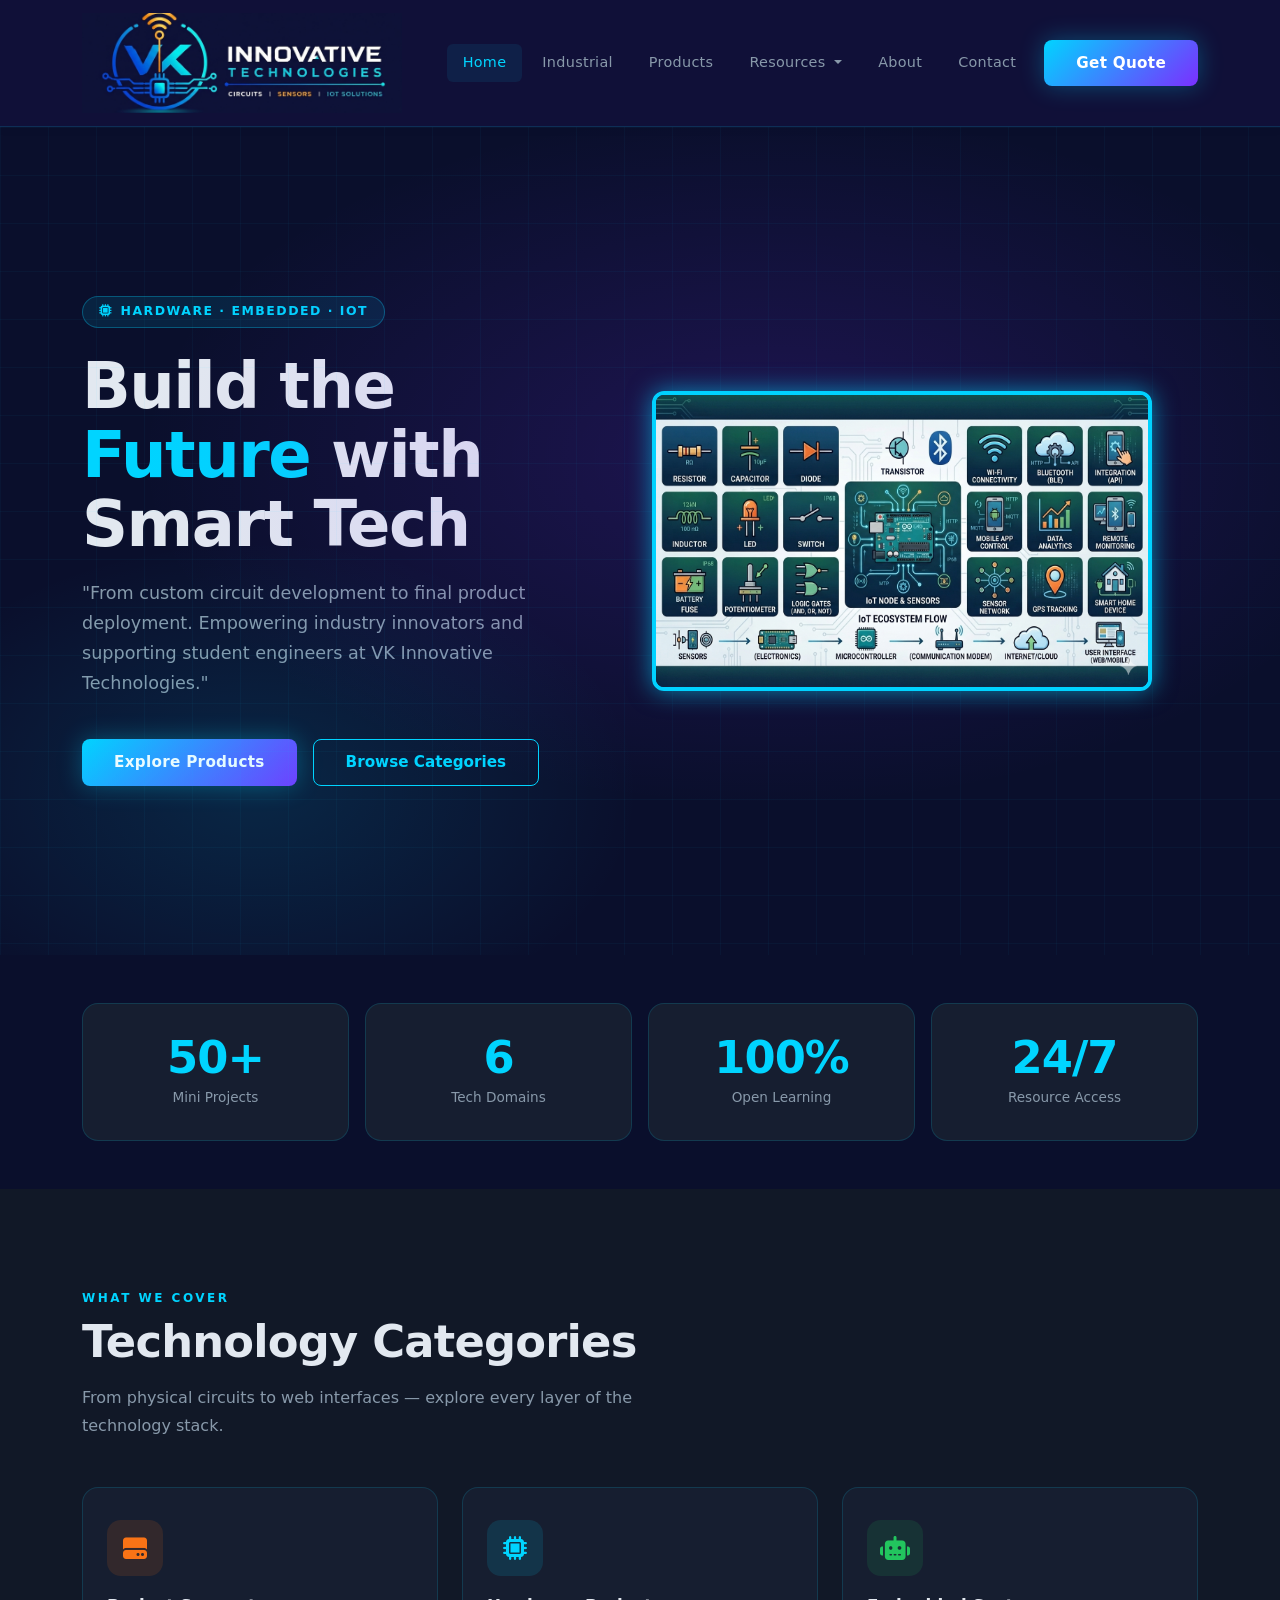
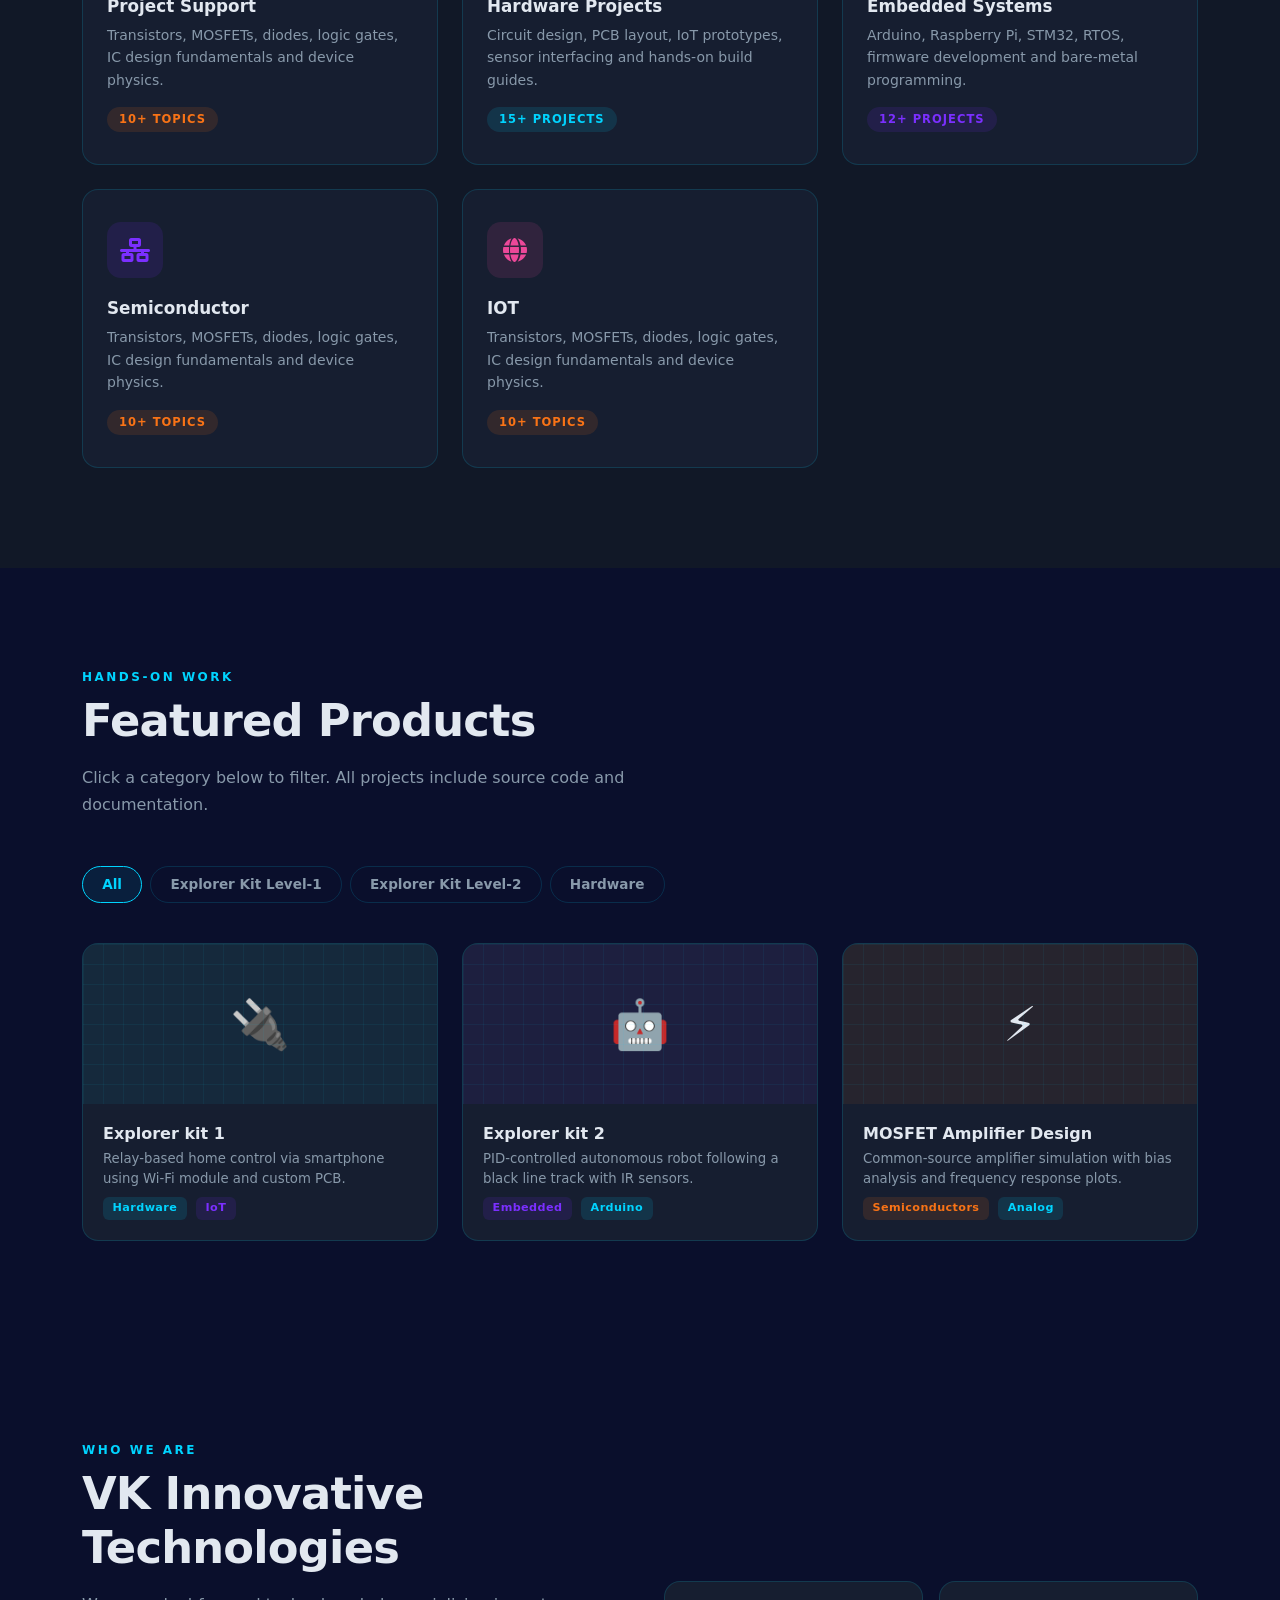
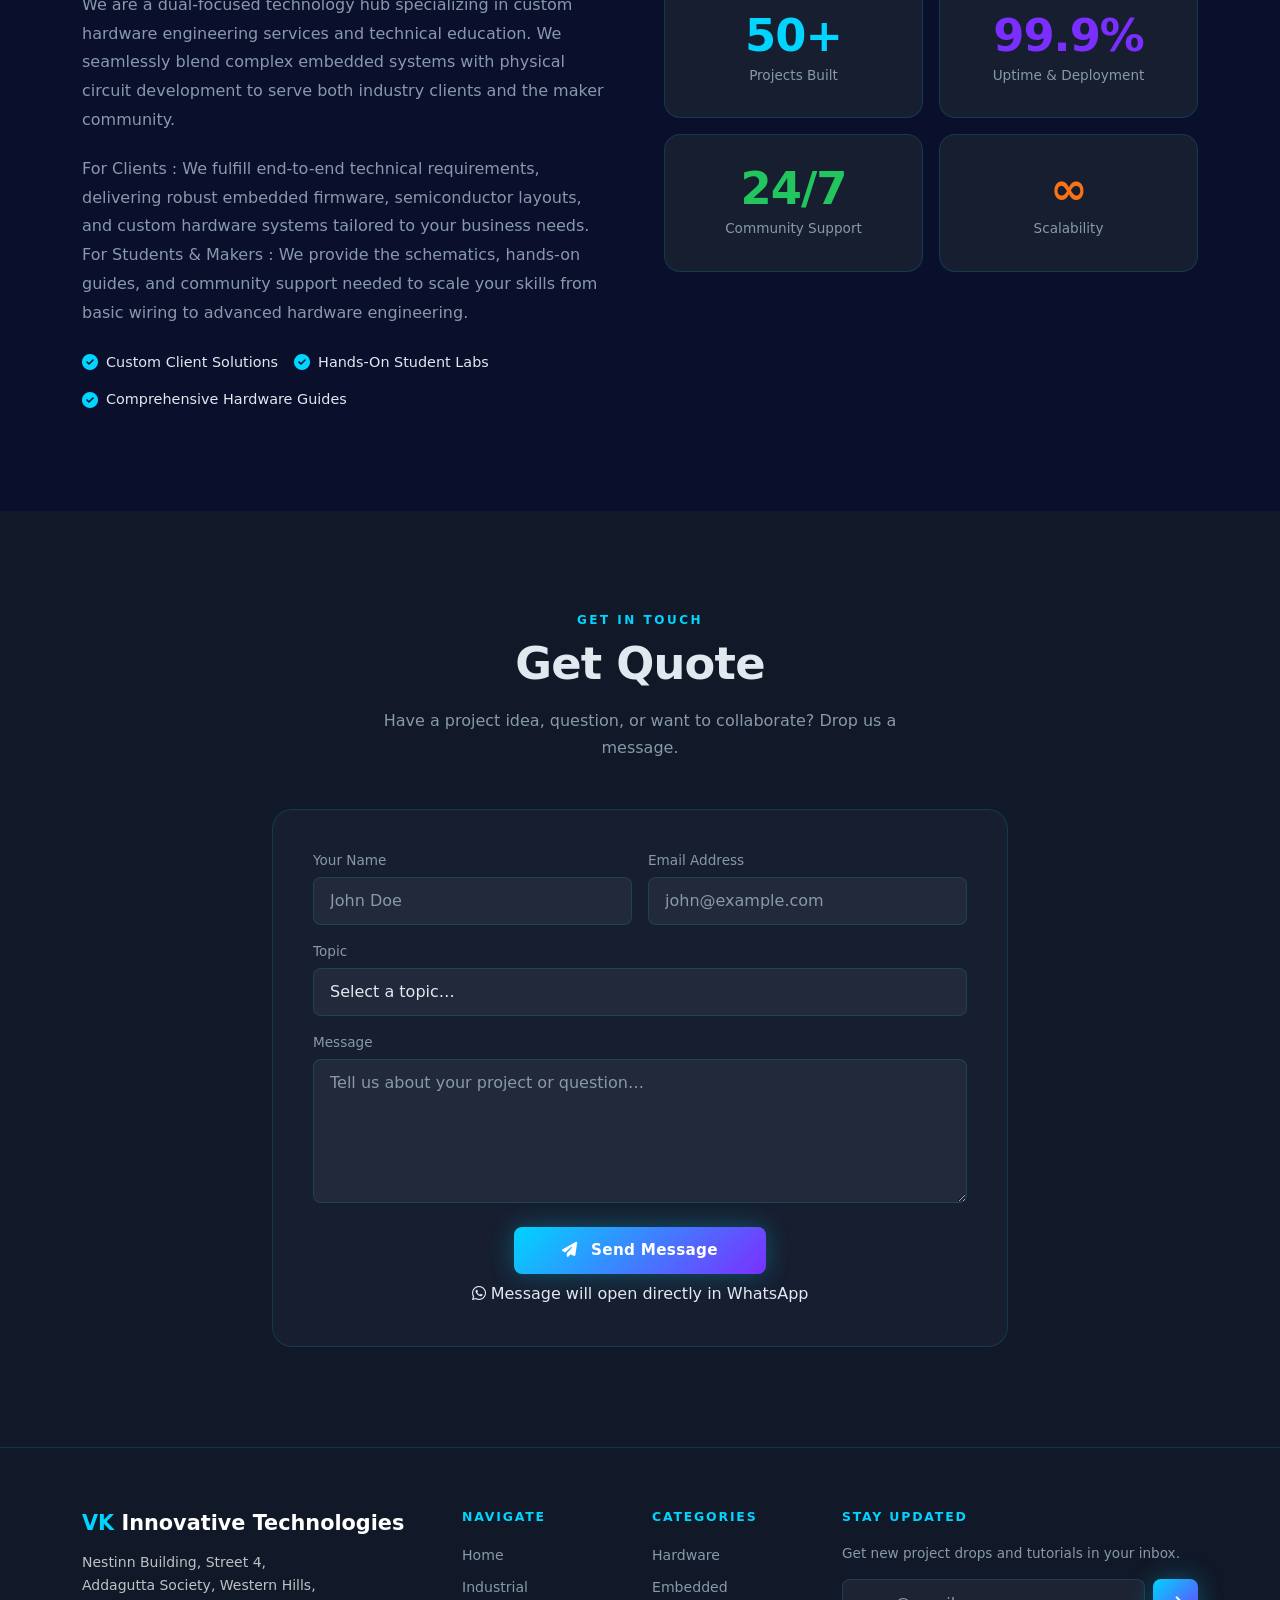
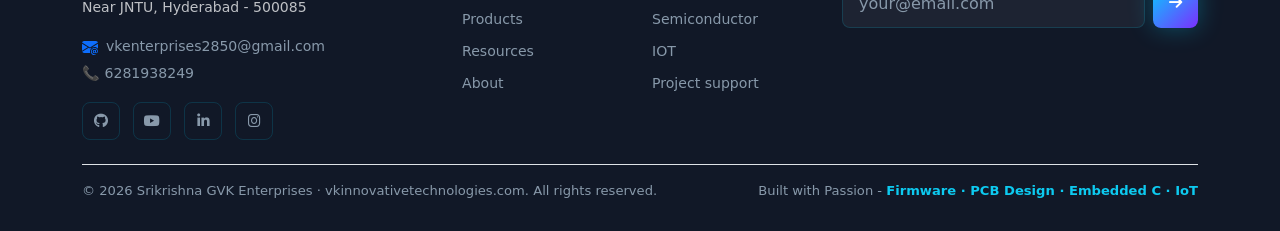
<file: vk frontend/html.html>
<!DOCTYPE html>
<html lang="en">

<head>
    <meta charset="UTF-8" />
    <meta name="viewport" content="width=device-width, initial-scale=1.0" />
    <title>VK Innovative Technologies</title>
    <!-- Bootstrap CSS -->
    <link href="https://cdnjs.cloudflare.com/ajax/libs/bootstrap/5.3.2/css/bootstrap.min.css" rel="stylesheet" />
    <!-- Font Awesome -->
    <link href="https://cdnjs.cloudflare.com/ajax/libs/font-awesome/6.5.0/css/all.min.css" rel="stylesheet" />
    <!-- Custom CSS -->
    <link rel="stylesheet" href="css.css" />
</head>

<body>

    <!-- ═══════════════════════════ NAVBAR ═══════════════════════════ -->
    <nav class="navbar navbar-expand-lg">
        <div class="container">
            <a class="navbar-brand" href="#home">
                <img src="orginal.png" alt="VK Innovative Technologies" class="navbar-logo" />
            </a>
            <button class="navbar-toggler" type="button" data-bs-toggle="collapse" data-bs-target="#navMenu">
                <span class="navbar-toggler-icon"></span>
            </button>
            <div class="collapse navbar-collapse" id="navMenu">
                <ul class="navbar-nav ms-auto align-items-lg-center gap-1">
                    <li class="nav-item"><a class="nav-link active" href="#home">Home</a></li>
                    <li class="nav-item"><a class="nav-link" href="industrial.html">Industrial</a></li>
                    <li class="nav-item"><a class="nav-link" href="#projects">Products</a></li>
                    <li class="nav-item dropdown">
                        <a class="nav-link dropdown-toggle" href="#" id="resourcesDropdown" role="button"
                            data-bs-toggle="dropdown" aria-expanded="false">
                            Resources
                        </a>
                        <ul class="dropdown-menu" aria-labelledby="resourcesDropdown">
                            <li><a class="dropdown-item" href="Resources level 1.html">Level 1 kit</a></li>
                            <li><a class="dropdown-item" href="#level2">Level 2 kit</a></li>
                            <li><a class="dropdown-item" href="#level3">Level 3 kit</a></li>
                        </ul>
                    </li>
                    <li class="nav-item"><a class="nav-link" href="#about">About</a></li>
                    <li class="nav-item"><a class="nav-link" href="#footer">Contact</a></li>
                    <li class="nav-item ms-2">
                        <a class="btn btn-glow btn-sm" href="#contact">Get Quote</a>
                    </li>
                </ul>
            </div>
        </div>
    </nav>

    <!-- ═══════════════════════════ HERO ═══════════════════════════ -->
    <section id="home" class="hero">
        <div class="hero-bg"></div>
        <div class="container">
            <div class="row align-items-center">
                <div class="col-lg-6">
                    <div class="hero-badge"><i class="fas fa-microchip me-2"></i>Hardware · Embedded · IOT</div>
                    <h1>Build the <span>Future</span> with Smart Tech</h1>
                    <p class="lead">
                        "From custom circuit development to final product deployment. Empowering industry innovators and
                        supporting student engineers at VK Innovative Technologies."
                    </p>
                    <div class="d-flex flex-wrap gap-3">
                        <a href="#projects" class="btn btn-glow">Explore Products</a>
                        <a href="#categories" class="btn btn-outline-glow">Browse Categories</a>
                    </div>
                </div>
                <div class="col-lg-6 hero-visual" style="position: relative; display: inline-block;">

                    <!-- 1. YOUR NEW IMAGE GOES HERE -->
                    <img src="image_cb0ef202.png" alt="New Kit Image " class="home1"
                        style="width: 100%; max-width: 500px; display: block; border-radius: 12px;">



                </div>

            </div>
        </div>
    </section>

    <!-- ═══════════════════════════ STATS ═══════════════════════════ -->
    <div class="container py-5">
        <div class="row g-3">
            <div class="col-6 col-md-3">
                <div class="stat-card">
                    <div class="stat-num">50+</div>
                    <div class="stat-label">Mini Projects</div>
                </div>
            </div>
            <div class="col-6 col-md-3">
                <div class="stat-card">
                    <div class="stat-num">6</div>
                    <div class="stat-label">Tech Domains</div>
                </div>
            </div>
            <div class="col-6 col-md-3">
                <div class="stat-card">
                    <div class="stat-num">100%</div>
                    <div class="stat-label">Open Learning</div>
                </div>
            </div>
            <div class="col-6 col-md-3">
                <div class="stat-card">
                    <div class="stat-num">24/7</div>
                    <div class="stat-label">Resource Access</div>
                </div>
            </div>
        </div>
    </div>

    <!-- ═══════════════════════════ CATEGORIES ═══════════════════════════ -->
    <section id="categories">
        <div class="container">
            <div class="section-label">What We Cover</div>
            <h2 class="section-title">Technology Categories</h2>
            <p class="section-sub">From physical circuits to web interfaces — explore every layer of the technology
                stack.</p>
            <div class="row g-4">

                <div class="col-sm-6 col-lg-4">
                    <a href="#projects" class="cat-card" onclick="filterProjects('semiconductor')">
                        <div class="cat-icon bg-orange"><i class="fas fa-hdd c-orange"></i></div>
                        <h5>Project Support</h5>
                        <p>Transistors, MOSFETs, diodes, logic gates, IC design fundamentals and device physics.</p>
                        <span class="cat-count tag-orange">10+ Topics</span>
                    </a>
                </div>

                <div class="col-sm-6 col-lg-4">
                    <a href="#projects" class="cat-card" onclick="filterProjects('hardware')">
                        <div class="cat-icon bg-cyan"><i class="fas fa-microchip c-cyan"></i></div>
                        <h5>Hardware Projects</h5>
                        <p>Circuit design, PCB layout, IoT prototypes, sensor interfacing and hands-on build guides.</p>
                        <span class="cat-count tag-cyan">15+ Projects</span>
                    </a>
                </div>

                <div class="col-sm-6 col-lg-4">
                    <a href="#projects" class="cat-card" onclick="filterProjects('embedded')">
                        <div class="cat-icon bg-green"><i class="fas fa-robot c-green"></i></div>
                        <h5>Embedded Systems</h5>
                        <p>Arduino, Raspberry Pi, STM32, RTOS, firmware development and bare-metal programming.</p>
                        <span class="cat-count tag-purple">12+ Projects</span>
                    </a>
                </div>

                <div class="col-sm-6 col-lg-4">
                    <a href="#projects" class="cat-card" onclick="filterProjects('semiconductor')">
                        <div class="cat-icon bg-purple"><i class="fas fa-network-wired c-purple"></i></div>
                        <h5>Semiconductor</h5>
                        <p>Transistors, MOSFETs, diodes, logic gates, IC design fundamentals and device physics.</p>
                        <span class="cat-count tag-orange">10+ Topics</span>
                    </a>
                </div>
                <div class="col-sm-6 col-lg-4">
                    <a href="#projects" class="cat-card" onclick="filterProjects('semiconductor')">
                        <div class="cat-icon bg-pink"><i class="fas fa-globe c-pink"></i></div>
                        <h5>IOT</h5>
                        <p>Transistors, MOSFETs, diodes, logic gates, IC design fundamentals and device physics.</p>
                        <span class="cat-count tag-orange">10+ Topics</span>
                    </a>
                </div>

            </div>
        </div>
    </section>

    <!-- ═══════════════════════════ PROJECTS ═══════════════════════════ -->
    <section id="projects">
        <div class="container">
            <div class="section-label">Hands-On Work</div>
            <h2 class="section-title">Featured Products</h2>
            <p class="section-sub">Click a category below to filter. All projects include source code and documentation.
            </p>

            <div class="filter-tabs" id="filterTabs">
                <button class="filter-btn active" onclick="filterProjects('all', this)">All</button>
                <button class="filter-btn" onclick="filterProjects('Explorer', this)">Explorer Kit Level-1</button>
                <button class="filter-btn" onclick="filterProjects('embedded', this)">Explorer Kit Level-2</button>
                <button class="filter-btn" onclick="filterProjects('hardware', this)">Hardware </button>
            </div>

            <div class="row g-4" id="projectGrid">


                <!-- Explorer Kit Level-1 -->
                <!-- Project Card Item Links to Products Page -->
                <div class="col-sm-6 col-lg-4 project-item" data-cat="Explorer">
                    <a href="Explorer kit 1.html" class="project-card-link"
                        style="text-decoration: none; color: inherit; display: block;">
                        <div class="project-card">
                            <div class="project-thumb" style="background:rgba(0,212,255,0.06);">🔌</div>
                            <div class="project-body">
                                <h6>Explorer kit 1</h6>
                                <p>Relay-based home control via smartphone using Wi-Fi module and custom PCB.</p>
                                <div>
                                    <span class="tag tag-cyan">Hardware</span>
                                    <span class="tag tag-purple">IoT</span>
                                </div>
                            </div>
                        </div>
                    </a>
                </div>


                <!--Explorer Kit Level-2 -->
                <div class="col-sm-6 col-lg-4 project-item" data-cat="embedded">
                    <a href="Explorer kit 2.html" class="project-card-link"
                        style="text-decoration: none; color: inherit; display: block;">
                        <div class="project-card">
                            <div class="project-thumb" style="background:rgba(123,47,255,0.07);">🤖</div>
                            <div class="project-body">
                                <h6>Explorer kit 2</h6>
                                <p>PID-controlled autonomous robot following a black line track with IR sensors.</p>
                                <div>
                                    <span class="tag tag-purple">Embedded</span>
                                    <span class="tag tag-cyan">Arduino</span>
                                </div>
                            </div>
                        </div>

                    </a>
                </div>



                <!-- Hardware -->
                <div class="col-sm-6 col-lg-4 project-item" data-cat="hardware">
                    <div class="project-card">
                        <div class="project-thumb" style="background:rgba(249,115,22,0.07);">⚡</div>
                        <div class="project-body">
                            <h6>MOSFET Amplifier Design</h6>
                            <p>Common-source amplifier simulation with bias analysis and frequency response plots.</p>
                            <div>
                                <span class="tag tag-orange">Semiconductors</span>
                                <span class="tag tag-cyan">Analog</span>
                            </div>
                        </div>
                    </div>
                </div>
            </div>
        </div>
    </section>

    <!-- ═══════════════════════════ ABOUT ═══════════════════════════ -->
    <section id="about">
        <div class="container">
            <div class="row align-items-center g-5">
                <div class="col-lg-6">
                    <div class="section-label">Who We Are</div>
                    <h2 class="section-title">VK Innovative Technologies</h2>
                    <p class="about-text">
                        We are a dual-focused technology hub specializing in custom hardware engineering services and
                        technical education. We seamlessly blend complex embedded systems with physical circuit
                        development to serve both industry clients and the maker community.
                    </p>
                    <p class="about-text mb-4">
                        For Clients : We fulfill end-to-end technical requirements, delivering robust embedded firmware,
                        semiconductor layouts, and custom hardware systems tailored to your business needs. <br>
                        For Students & Makers : We provide the schematics, hands-on guides, and community support needed
                        to scale your skills from basic wiring to advanced hardware engineering.
                    </p>
                    <div class="d-flex flex-wrap gap-3">
                        <div class="d-flex align-items-center gap-2">
                            <i class="fas fa-check-circle c-cyan"></i>
                            <span class="about-check">Custom Client Solutions</span>
                        </div>
                        <div class="d-flex align-items-center gap-2">
                            <i class="fas fa-check-circle c-cyan"></i>
                            <span class="about-check">Hands-On Student Labs</span>
                        </div>
                        <div class="d-flex align-items-center gap-2">
                            <i class="fas fa-check-circle c-cyan"></i>
                            <span class="about-check">Comprehensive Hardware Guides</span>
                        </div>
                    </div>
                </div>
                <div class="col-lg-6">
                    <div class="row g-3">
                        <div class="col-6">
                            <div class="stat-card">
                                <div class="stat-num c-cyan">50+</div>
                                <div class="stat-label">Projects Built</div>
                            </div>
                        </div>
                        <div class="col-6">
                            <div class="stat-card">
                                <div class="stat-num c-purple">99.9%</div>
                                <div class="stat-label">Uptime & Deployment</div>
                            </div>

                        </div>
                        <div class="col-6">
                            <div class="stat-card">
                                <div class="stat-num stat-green">24/7</div>
                                <div class="stat-label">Community Support</div>
                            </div>
                        </div>
                        <div class="col-6">
                            <div class="stat-card">
                                <div class="stat-num stat-orange">∞</div>
                                <div class="stat-label"> Scalability</div>
                            </div>
                        </div>
                    </div>
                </div>
            </div>
        </div>
    </section>

    <!-- ═══════════════════════════ GET QUOTE ═══════════════════════════ -->
     <section id="contact" class="contact-section">
        <div class="container">
            <div class="row justify-content-center">
                <div class="col-lg-8">
                    <div class="text-center mb-5">
                        <div class="section-label">Get In Touch</div>
                        <h2 class="section-title">Get Quote</h2>
                        <p class="section-sub mx-auto">Have a project idea, question, or want to collaborate? Drop us a
                            message.</p>
                    </div>
 
                    <!-- ── Alert Box ──────────────────────────────────── -->
                    <div id="formAlert" class="alert d-none mb-3" role="alert"></div>
 
                    <div class="contact-card">
                        <div class="row g-3">
 
                            <!-- Name -->
                            <div class="col-md-6">
                                <label for="contactName">Your Name</label>
                                <input id="contactName" type="text" class="form-control"
                                    placeholder="John Doe" autocomplete="off"/>
                                <div class="invalid-feedback" id="err-name"></div>
                            </div>
 
                            <!-- Email -->
                            <div class="col-md-6">
                                <label for="contactEmail">Email Address</label>
                                <input id="contactEmail" type="email" class="form-control"
                                    placeholder="john@example.com" autocomplete="off"/>
                                <div class="invalid-feedback" id="err-email"></div>
                            </div>
 
                            <!-- Topic -->
                            <div class="col-12">
                                <label for="contactTopic">Topic</label>
                                <select id="contactTopic" class="form-select">
                                    <option value="">Select a topic…</option>
                                    <option>Hardware Project</option>
                                    <option>Embedded Systems</option>
                                    <option>Semiconductor</option>
                                    <option>HTML / CSS</option>
                                    <option>JavaScript</option>
                                    <option>Bootstrap</option>
                                    <option>General Inquiry</option>
                                </select>
                                <div class="invalid-feedback" id="err-topic"></div>
                            </div>
 
                            <!-- Message -->
                            <div class="col-12">
                                <label for="contactMessage">Message</label>
                                <textarea id="contactMessage" class="form-control" rows="5"
                                    placeholder="Tell us about your project or question…"></textarea>
                                <div class="invalid-feedback" id="err-message"></div>
                            </div>
 
                            <!-- Submit Button -->
                            <div class="col-12 text-center pt-2">
                                <button class="btn btn-glow px-5" id="sendBtn" onclick="submitForm()">
                                    <i class="fas fa-paper-plane me-2"></i>
                                    <span id="sendBtnText">Send Message</span>
                                </button>
                                <div class="wa-info mt-2">
                                    <i class="fab fa-whatsapp"></i>
                                    <span>Message will open directly in WhatsApp</span>
                                </div>
                            </div>
 
                        </div>
                    </div>
                </div>
            </div>
        </div>
    </section>
 

    <!-- ═══════════════════════════ FOOTER ═══════════════════════════ -->
    <footer id="footer">
        <div class="container">
            <div class="row g-4">

                <!-- Brand and Contact Info Column -->
                <div class="col-lg-4">
                    <div class="footer-brand">
                        <span class="brand-vk">VK</span><span class="brand-rest"> Innovative Technologies</span>
                    </div>
                    <p class="footer-desc text-light opacity-75 mb-3" style="line-height: 1.6; font-size: 14px;">
                        Nestinn Building, Street 4,<br>
                        Addagutta Society, Western Hills,<br>
                        Near JNTU, Hyderabad - 500085
                    </p>
                    <!-- Interactive Email Link Block -->
                    <p class="footer-desc">
                        <a href="mailto:vkenterprises2850@gmail.com" class="footer-email-link"
                            title="Click to send an email"
                            style="display: inline-flex; align-items: center; gap: 8px; text-decoration: none; color: inherit;">
                            <!-- Clean Inline SVG Envelope Icon -->
                            <svg xmlns="http://w3.org" width="16" height="16" fill="currentColor"
                                class="bi bi-envelope-at-fill text-primary" viewBox="0 0 16 16">
                                <path
                                    d="M2 2A2 2 0 0 0 .05 3.555L8 8.414l7.95-4.859A2 2 0 0 0 14 2zm-2 9.8V4.698l5.803 3.546zm6.761-2.97-6.57 4.026A2 2 0 0 0 2 14h6.256A4.5 4.5 0 0 1 8 12.5a4.49 4.49 0 0 1 1.606-3.446l-.367-.225L8 9.586zM16 9.671V4.697l-5.803 3.546.338.208A4.5 4.5 0 0 1 12.5 8c1.414 0 2.675.652 3.5 1.671" />
                                <path
                                    d="M15.834 12.244c0 1.168-.577 2.025-1.587 2.025-.503 0-1.002-.228-1.12-.648h-.043c-.118.416-.543.643-1.015.643-.77 0-1.259-.542-1.259-1.434v-.529c0-.844.481-1.4 1.26-1.4.585 0 .87.333.953.63h.03v-.568h.905v2.19c0 .272.18.42.411.42.315 0 .639-.415.639-1.39v-.118c0-1.277-.95-2.326-2.484-2.326h-.04c-1.582 0-2.64 1.067-2.64 2.724v.157c0 1.867 1.237 2.654 2.57 2.654h.045c.507 0 .935-.07 1.18-.18v.731c-.219.1-.643.175-1.237.175h-.044C10.438 16 9 14.82 9 12.646v-.214C9 10.36 10.421 9 12.485 9h.035c2.12 0 3.314 1.43 3.314 3.034zm-4.04.21v.227c0 .586.227.8.581.8.31 0 .564-.17.564-.743v-.367c0-.516-.275-.708-.572-.708-.346 0-.573.245-.573.791" />
                            </svg>
                            <span>vkenterprises2850@gmail.com</span>
                        </a> <br>
                        <span>📞 6281938249</span>
                    </p>

                    <!-- Social Buttons Area -->
                    <div class="mt-3">
                        <!-- <a href="mailto:vkenterprises2850@gmail.com" class="social-btn" title="Email Us"></a> -->
                        <a class="social-btn" title="GitHub"><i class="fab fa-github"></i></a>
                        <a class="social-btn" title="YouTube"><i class="fab fa-youtube"></i></a>
                        <a class="social-btn" title="LinkedIn"><i class="fab fa-linkedin-in"></i></a>
                        <a class="social-btn" title="Instagram"><i class="fab fa-instagram"></i></a>
                    </div>
                </div>

                <!-- Navigation Column -->
                <div class="col-6 col-lg-2">
                    <div class="footer-title">Navigate</div>
                    <ul class="footer-links">
                        <li><a href="#home">Home</a></li>
                        <li><a href="#categories">Industrial</a></li>
                        <li><a href="#projects">Products</a></li>
                        <li><a href="#projects">Resources</a></li>
                        <li><a href="#about">About</a></li>
                    </ul>
                </div>

                <!-- Categories Column -->
                <div class="col-6 col-lg-2">
                    <div class="footer-title">Categories</div>
                    <ul class="footer-links">
                        <li><a href="#categories">Hardware</a></li>
                        <li><a href="#categories">Embedded</a></li>
                        <li><a href="#categories">Semiconductor</a></li>
                        <li><a href="#categories">IOT</a></li>
                        <li><a href="#categories">Project support</a></li>
                    </ul>
                </div>

                <!-- Newsletter Column -->
                <div class="col-lg-4">
                    <div class="footer-title">Stay Updated</div>
                    <p class="footer-newsletter-text">Get new project drops and tutorials in your inbox.</p>
                    <div class="d-flex gap-2">
                        <input type="email" class="form-control" placeholder="your@email.com" />
                        <button class="btn btn-glow px-3" onclick="subscribe(this)"><i
                                class="fas fa-arrow-right"></i></button>
                    </div>
                </div>

            </div>

            <!-- Bottom Copyright Area -->
            <div class="footer-bottom mt-4 pt-3 border-top d-flex justify-content-between flex-wrap gap-2">
                <p>&copy; 2026 Srikrishna GVK Enterprises · vkinnovativetechnologies.com. All rights reserved.</p>
                <p class="m-0">
                    Built with Passion - <span class="text-info fw-semibold">Firmware · PCB Design · Embedded C ·
                        IoT</span>
                </p>
            </div>

        </div>
    </footer>


    <!-- Scroll to Top -->
    <button id="scrollTop" onclick="window.scrollTo({top:0,behavior:'smooth'})">
        <i class="fas fa-arrow-up"></i>
    </button>

    <!-- Bootstrap JS -->
    <script src="https://cdnjs.cloudflare.com/ajax/libs/bootstrap/5.3.2/js/bootstrap.bundle.min.js"></script>
    <!-- Custom JS -->
    <script src="JavaScript.js"></script>
     <script>
 
        /* ── CONFIG ──────────────────────────────────────────────────────
           Development : http://localhost:8080/api/contact
           Production  : https://yourdomain.com/api/contact
        ────────────────────────────────────────────────────────────────── */
        const API_BASE_URL = "http://localhost:8080/api/contact";
 
        /* ── HELPERS ─────────────────────────────────────────────────── */
        const el = (id) => document.getElementById(id);
 
        function clearErrors() {
            ["contactName", "contactEmail", "contactTopic", "contactMessage"].forEach(id => {
                el(id).classList.remove("is-invalid");
            });
            ["err-name", "err-email", "err-topic", "err-message"].forEach(id => {
                const e = el(id);
                if (e) e.textContent = "";
            });
            el("formAlert").className = "alert d-none mb-3";
            el("formAlert").textContent = "";
        }
 
        function showFieldError(field, msg) {
            const map = {
                name:    "contactName",
                email:   "contactEmail",
                topic:   "contactTopic",
                message: "contactMessage"
            };
            const input = el(map[field]);
            if (input) {
                input.classList.add("is-invalid");
                const errEl = el("err-" + field);
                if (errEl) errEl.textContent = msg;
            }
        }
 
        function showAlert(type, text) {
            const a = el("formAlert");
            a.className = `alert alert-${type} mb-3`;
            a.textContent = text;
        }
 
        function setLoading(loading) {
            const btn  = el("sendBtn");
            const text = el("sendBtnText");
            btn.disabled = loading;
            text.innerHTML = loading
                ? '<span class="btn-spinner"></span>Opening WhatsApp…'
                : '<i class="fas fa-paper-plane me-2"></i>Send Message';
        }
 
        /* ── CLIENT-SIDE VALIDATION ──────────────────────────────────── */
        function validateLocally(data) {
            const errors = {};
            if (!data.name || data.name.trim().length < 2)
                errors.name = "Please enter your full name (min 2 characters).";
            if (!data.email || !/^[^\s@]+@[^\s@]+\.[^\s@]+$/.test(data.email))
                errors.email = "Please enter a valid email address.";
            if (!data.topic)
                errors.topic = "Please select a topic.";
            if (!data.message || data.message.trim().length < 10)
                errors.message = "Message must be at least 10 characters.";
            return errors;
        }
 
        /* ── MAIN SUBMIT ─────────────────────────────────────────────── */
        async function submitForm() {
            clearErrors();
 
            // 1. Collect
            const data = {
                name:    el("contactName").value.trim(),
                email:   el("contactEmail").value.trim(),
                topic:   el("contactTopic").value,
                message: el("contactMessage").value.trim()
            };
 
            // 2. Client-side validation
            const localErrors = validateLocally(data);
            if (Object.keys(localErrors).length > 0) {
                Object.entries(localErrors).forEach(([f, m]) => showFieldError(f, m));
                showAlert("danger", "⚠️ Please fix the highlighted fields before sending.");
                return;
            }
 
            // 3. Call Spring Boot backend
            setLoading(true);
            try {
                const response = await fetch(`${API_BASE_URL}/submit`, {
                    method:  "POST",
                    headers: { "Content-Type": "application/json" },
                    body:    JSON.stringify(data)
                });
 
                const result = await response.json();
 
                if (result.success && result.whatsappUrl) {
                    // ✅ Open WhatsApp
                    showAlert("success", "✅ Opening WhatsApp with your message…");
                    setTimeout(() => window.open(result.whatsappUrl, "_blank"), 700);
 
                    // Reset form
                    el("contactName").value    = "";
                    el("contactEmail").value   = "";
                    el("contactTopic").value   = "";
                    el("contactMessage").value = "";
 
                } else if (result.errors) {
                    // ❌ Server validation errors
                    Object.entries(result.errors).forEach(([f, m]) => showFieldError(f, m));
                    showAlert("danger", "⚠️ Please fix the highlighted fields.");
                } else {
                    showAlert("danger", "Something went wrong. Please try again.");
                }
                
            } catch (err) {
                console.error("API Error:", err);
                showAlert("danger",
                    "⚠️ Cannot connect to server. Make sure Spring Boot is running on port 8080.");
            } finally {
                setLoading(false);
            }
        }
 
        /* ── Ctrl + Enter to submit ──────────────────────────────────── */
        document.addEventListener("keydown", (e) => {
            if (e.key === "Enter" && e.ctrlKey) submitForm();
        });
 
    </script>
 
</body>

</html>
</file>
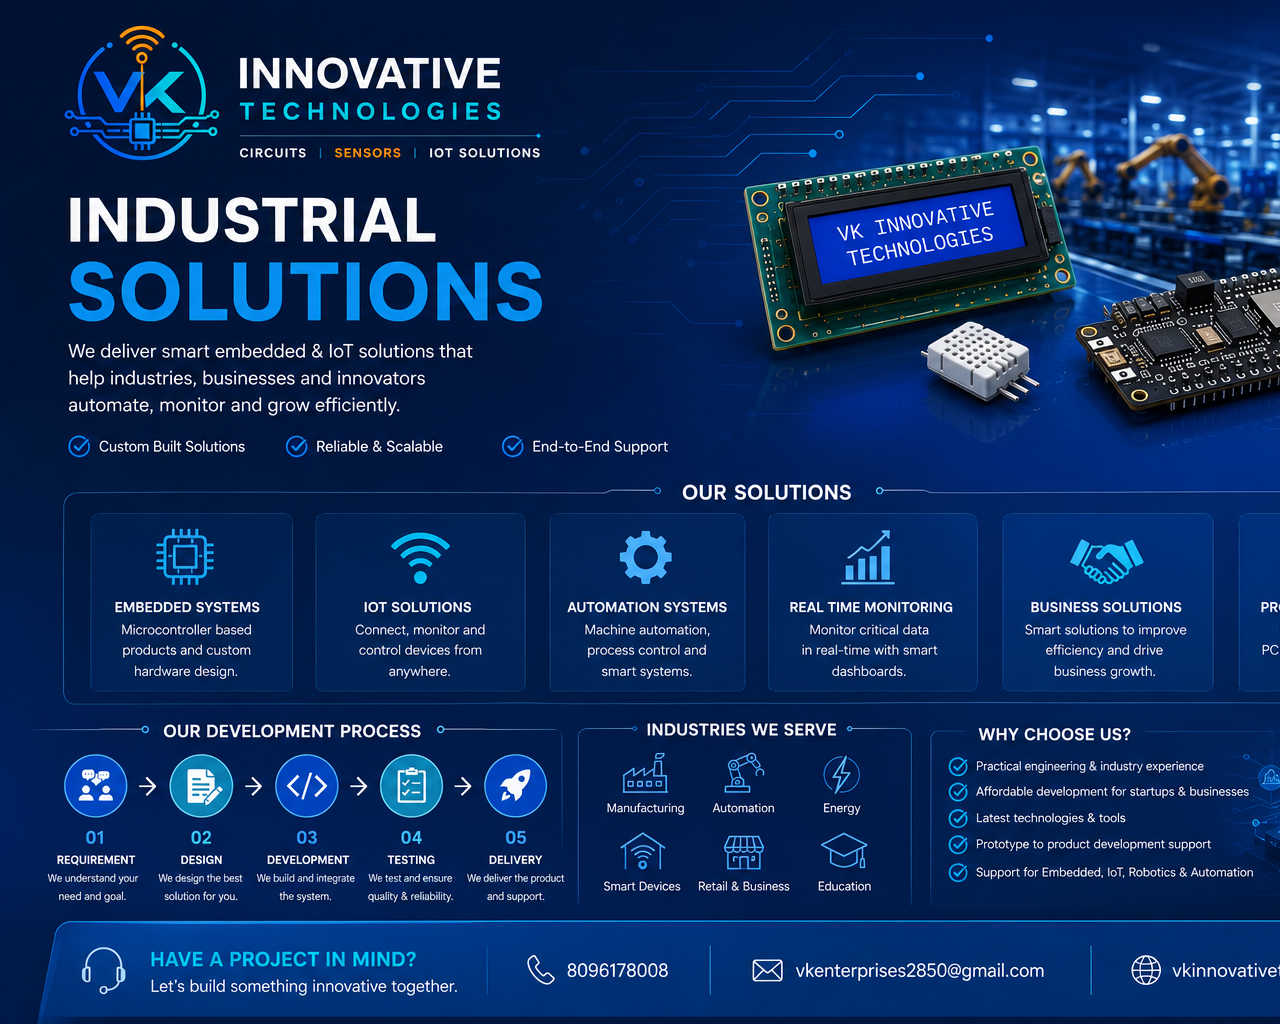
<file: vk frontend/industrial.html>
<!DOCTYPE html>
<html lang="en">
<head>
    <meta charset="UTF-8">
    <meta name="viewport" content="width=device-width, initial-scale=1.0">
    <title>Document</title>
  <style>
     * {
            margin: 0;
            padding: 0;
            box-sizing: border-box;
        }
  </style>
</head>
  
<body>
   
    <!-- <img src="industrial1.png" alt=""> -->
    <img src="industrial page image.png" alt="">
</body>
</html>
</file>
<file: vk frontend/css.css>
/* ═══════════════════════════════════════════════════════════════
   style.css — VK Innovative Technologies
   Save this file as: style.css
   Link in HTML: <link rel="stylesheet" href="style.css"/>
═══════════════════════════════════════════════════════════════ */

/* ── CSS VARIABLES (Design Tokens) ── */
:root {
  --primary:  #0a0f2c;
  --accent:   #00d4ff;
  --accent2:  #7b2fff;
  --surface:  #111827;
  --card-bg:  #161e30;
  --text:     #e2e8f0;
  --muted:    #8899aa;
  --border:   rgba(0, 212, 255, 0.15);
}

/* ── RESET & BASE ── */
* {
  margin: 0;
  padding: 0;
  box-sizing: border-box;
}

html {
  scroll-behavior: smooth;
}

body {
  background: var(--primary);
  color: var(--text);
  font-family: 'Segoe UI', system-ui, sans-serif;
  overflow-x: hidden;
}

/* ════════════════════════════════════════
   NAVBAR
════════════════════════════════════════ */
.navbar {
  background: rgba(230, 231, 235, 0.95);
  backdrop-filter: blur(12px);
  border-bottom: 1px solid var(--border);
  position: sticky;
  top: 0;
  z-index: 1000;
  padding: 0.75rem 0;
}

.navbar-brand {
  font-size: 1.4rem;
  font-weight: 800;
  letter-spacing: -0.5px;
}

.brand-vk   { color: var(--accent); }
.brand-rest { color: #fff; }

.navbar-nav .nav-link {
  color: var(--muted) !important;
  font-weight: 500;
  font-size: 0.9rem;
  padding: 0.5rem 1rem !important;
  border-radius: 6px;
  transition: all 0.2s;
  letter-spacing: 0.3px;
}

.navbar-nav .nav-link:hover,
.navbar-nav .nav-link.active {
  color: var(--accent) !important;
  background: rgba(0, 212, 255, 0.08);
}

.navbar-toggler {
  border-color: var(--border);
}

.navbar-toggler-icon {
  background-image: url("data:image/svg+xml,%3Csvg xmlns='http://www.w3.org/2000/svg' viewBox='0 0 30 30'%3E%3Cpath stroke='%2300d4ff' stroke-width='2' d='M4 7h22M4 15h22M4 23h22'/%3E%3C/svg%3E");
}

/* ════════════════════════════════════════
   BUTTONS
════════════════════════════════════════ */
.btn-glow {
  background: linear-gradient(135deg, var(--accent), var(--accent2));
  color: #fff;
  border: none;
  padding: 0.75rem 2rem;
  border-radius: 8px;
  font-weight: 700;
  font-size: 0.95rem;
  letter-spacing: 0.3px;
  transition: all 0.25s;
  box-shadow: 0 0 24px rgba(0, 212, 255, 0.3);
  text-decoration: none;
  display: inline-block;
}

.btn-glow:hover {
  transform: translateY(-2px);
  box-shadow: 0 0 36px rgba(0, 212, 255, 0.5);
  color: #fff;
}

.btn-outline-glow {
  background: transparent;
  color: var(--accent);
  border: 1.5px solid var(--accent);
  padding: 0.72rem 2rem;
  border-radius: 8px;
  font-weight: 700;
  font-size: 0.95rem;
  transition: all 0.25s;
  text-decoration: none;
  display: inline-block;
}

.btn-outline-glow:hover {
  background: rgba(0, 212, 255, 0.1);
  color: var(--accent);
  transform: translateY(-2px);
}

/* ════════════════════════════════════════
   HERO SECTION
════════════════════════════════════════ */
.hero {
  min-height: 92vh;
  display: flex;
  align-items: center;
  position: relative;
  overflow: hidden;
}

.hero-bg {
  position: absolute;
  inset: 0;
  background:
    radial-gradient(ellipse 70% 60% at 60% 40%, rgba(123, 47, 255, 0.18) 0%, transparent 70%),
    radial-gradient(ellipse 50% 50% at 20% 80%, rgba(0, 212, 255, 0.12) 0%, transparent 60%);
  pointer-events: none;
}

/* Circuit grid overlay */
.hero-bg::after {
  content: '';
  position: absolute;
  inset: 0;
  background-image:
    linear-gradient(rgba(0, 212, 255, 0.04) 1px, transparent 1px),
    linear-gradient(90deg, rgba(0, 212, 255, 0.04) 1px, transparent 1px);
  background-size: 48px 48px;
}

.hero-badge {
  display: inline-block;
  background: rgba(0, 212, 255, 0.1);
  border: 1px solid rgba(0, 212, 255, 0.3);
  color: var(--accent);
  font-size: 0.78rem;
  font-weight: 600;
  letter-spacing: 1.5px;
  text-transform: uppercase;
  padding: 0.35rem 1rem;
  border-radius: 100px;
  margin-bottom: 1.5rem;
}

.hero h1 {
  font-size: clamp(2.4rem, 5vw, 4.2rem);
  font-weight: 900;
  line-height: 1.08;
  letter-spacing: -1.5px;
  margin-bottom: 1.25rem;
}

.hero h1 span {
  color: var(--accent);
}

.hero p.lead {
  color: var(--muted);
  font-size: 1.1rem;
  max-width: 520px;
  line-height: 1.7;
  margin-bottom: 2.5rem;
}

/* Floating Chip Visual */
.hero-visual {
  position: relative;
  display: flex;
  justify-content: center;
  align-items: center;
}

.chip-box {
  width: 260px;
  height: 260px;
  border: 2px solid rgba(0, 212, 255, 0.3);
  border-radius: 24px;
  position: relative;
  display: flex;
  align-items: center;
  justify-content: center;
  animation: float 4s ease-in-out infinite;
  background: var(--card-bg);
  box-shadow: 0 0 60px rgba(0, 212, 255, 0.1), inset 0 0 40px rgba(123, 47, 255, 0.05);
}

.chip-icon {
  font-size: 5rem;
  color: var(--accent);
  opacity: 0.9;
}

.orbit-dot {
  position: absolute;
  width: 10px;
  height: 10px;
  background: var(--accent);
  border-radius: 50%;
  box-shadow: 0 0 10px var(--accent);
}

.orbit-dot:nth-child(2) { top: -5px; left: 50%; }
.orbit-dot:nth-child(3) { bottom: -5px; right: 30%; }
.orbit-dot:nth-child(4) {
  left: -5px;
  top: 40%;
  background: var(--accent2);
  box-shadow: 0 0 10px var(--accent2);
}

@keyframes float {
  0%, 100% { transform: translateY(0px); }
  50%       { transform: translateY(-16px); }
}

/* ════════════════════════════════════════
   SECTION GENERIC STYLES
════════════════════════════════════════ */
section {
  padding: 100px 0;
}

.section-label {
  color: var(--accent);
  font-size: 0.75rem;
  font-weight: 700;
  letter-spacing: 2.5px;
  text-transform: uppercase;
  margin-bottom: 0.5rem;
}

.section-title {
  font-size: clamp(1.8rem, 3.5vw, 2.8rem);
  font-weight: 800;
  letter-spacing: -0.8px;
  margin-bottom: 1rem;
}

.section-sub {
  color: var(--muted);
  max-width: 560px;
  line-height: 1.7;
  margin-bottom: 3rem;
}

/* ════════════════════════════════════════
   STATS CARDS
════════════════════════════════════════ */
.stat-card {
  background: var(--card-bg);
  border: 1px solid var(--border);
  border-radius: 16px;
  padding: 2rem;
  text-align: center;
}

.stat-num {
  font-size: 2.8rem;
  font-weight: 900;
  color: var(--accent);
  letter-spacing: -1px;
  line-height: 1;
}

.stat-num.stat-green  { color: #22c55e; }
.stat-num.stat-orange { color: #f97316; }

.stat-label {
  color: var(--muted);
  font-size: 0.85rem;
  margin-top: 0.4rem;
}

/* ════════════════════════════════════════
   CATEGORY CARDS
════════════════════════════════════════ */
#categories {
  background: var(--surface);
}

.cat-card {
  background: var(--card-bg);
  border: 1px solid var(--border);
  border-radius: 16px;
  padding: 2rem 1.5rem;
  height: 100%;
  transition: all 0.3s;
  cursor: pointer;
  text-decoration: none;
  display: block;
  color: inherit;
}

.cat-card:hover {
  border-color: var(--accent);
  transform: translateY(-6px);
  box-shadow: 0 20px 48px rgba(0, 212, 255, 0.12);
  color: inherit;
}

.cat-icon {
  width: 56px;
  height: 56px;
  border-radius: 14px;
  display: flex;
  align-items: center;
  justify-content: center;
  font-size: 1.5rem;
  margin-bottom: 1.25rem;
}

.cat-card h5 {
  font-weight: 700;
  font-size: 1.05rem;
  margin-bottom: 0.5rem;
}

.cat-card p {
  color: var(--muted);
  font-size: 0.875rem;
  line-height: 1.6;
  margin: 0;
}

.cat-count {
  font-size: 0.72rem;
  font-weight: 700;
  letter-spacing: 1px;
  text-transform: uppercase;
  margin-top: 1rem;
  padding: 0.25rem 0.75rem;
  border-radius: 100px;
  display: inline-block;
}

/* ════════════════════════════════════════
   PROJECT CARDS
════════════════════════════════════════ */
.project-card {
  background: var(--card-bg);
  border: 1px solid var(--border);
  border-radius: 16px;
  overflow: hidden;
  transition: all 0.3s;
}

.project-card:hover {
  border-color: var(--accent);
  transform: translateY(-4px);
  box-shadow: 0 16px 40px rgba(0, 212, 255, 0.1);
}

.project-thumb {
  height: 160px;
  display: flex;
  align-items: center;
  justify-content: center;
  font-size: 3rem;
  position: relative;
  overflow: hidden;
}

.project-thumb::before {
  content: '';
  position: absolute;
  inset: 0;
  background-image:
    linear-gradient(rgba(0, 212, 255, 0.06) 1px, transparent 1px),
    linear-gradient(90deg, rgba(0, 212, 255, 0.06) 1px, transparent 1px);
  background-size: 20px 20px;
}

.project-body {
  padding: 1.25rem;
}

.project-body h6 {
  font-weight: 700;
  margin-bottom: 0.4rem;
}

.project-body p {
  color: var(--muted);
  font-size: 0.83rem;
  line-height: 1.5;
  margin: 0;
}

/* Tags */
.tag {
  display: inline-block;
  font-size: 0.7rem;
  font-weight: 600;
  padding: 0.2rem 0.6rem;
  border-radius: 6px;
  margin: 0.5rem 0.25rem 0 0;
  letter-spacing: 0.4px;
}

/* ════════════════════════════════════════
   FILTER TABS
════════════════════════════════════════ */
.filter-tabs {
  display: flex;
  flex-wrap: wrap;
  gap: 0.5rem;
  margin-bottom: 2.5rem;
}

.filter-btn {
  background: transparent;
  border: 1.5px solid var(--border);
  color: var(--muted);
  padding: 0.45rem 1.2rem;
  border-radius: 100px;
  font-size: 0.85rem;
  font-weight: 600;
  cursor: pointer;
  transition: all 0.2s;
}

.filter-btn:hover,
.filter-btn.active {
  border-color: var(--accent);
  color: var(--accent);
  background: rgba(0, 212, 255, 0.08);
}

/*==============================
picture 
*/


/* ════════════════════════════════════════
   ABOUT SECTION
════════════════════════════════════════ */
.about-text {
  color: var(--muted);
  line-height: 1.8;
  margin-bottom: 1.25rem;
}

.about-check {
  font-size: 0.9rem;
}

/* ════════════════════════════════════════
   CONTACT SECTION
════════════════════════════════════════ */
.contact-section {
  background: var(--surface);
}

.contact-card {
  background: var(--card-bg);
  border: 1px solid var(--border);
  border-radius: 20px;
  padding: 2.5rem;
}

.form-control,
.form-select {
  background: rgba(255, 255, 255, 0.05) !important;
  border: 1px solid var(--border) !important;
  color: var(--text) !important;
  border-radius: 8px !important;
  padding: 0.7rem 1rem;
}

.form-control:focus,
.form-select:focus {
  border-color: var(--accent) !important;
  box-shadow: 0 0 0 3px rgba(0, 212, 255, 0.12) !important;
  outline: none;
}

.form-control::placeholder {
  color: var(--muted) !important;
}

label {
  color: var(--muted);
  font-size: 0.85rem;
  margin-bottom: 0.4rem;
  display: block;
}

/* ════════════════════════════════════════
   FOOTER
════════════════════════════════════════ */
footer {
  background: var(--surface);
  border-top: 1px solid var(--border);
  padding: 60px 0 30px;
}

.footer-brand {
  font-size: 1.3rem;
  font-weight: 800;
  margin-bottom: 0.75rem;
}

.footer-desc {
  color: var(--muted);
  font-size: 0.88rem;
  line-height: 1.7;
  max-width: 300px;
}

.footer-newsletter-text {
  color: var(--muted);
  font-size: 0.85rem;
  margin-bottom: 1rem;
}

.footer-title {
  font-size: 0.78rem;
  font-weight: 700;
  letter-spacing: 1.8px;
  text-transform: uppercase;
  color: var(--accent);
  margin-bottom: 1rem;
}

.footer-links {
  list-style: none;
  padding: 0;
}

.footer-links li {
  margin-bottom: 0.5rem;
}

.footer-links a {
  color: var(--muted);
  text-decoration: none;
  font-size: 0.88rem;
  transition: color 0.2s;
}

.footer-links a:hover {
  color: var(--accent);
}

.social-btn {
  width: 38px;
  height: 38px;
  border: 1px solid var(--border);
  border-radius: 8px;
  display: inline-flex;
  align-items: center;
  justify-content: center;
  color: var(--muted);
  text-decoration: none;
  font-size: 0.9rem;
  transition: all 0.2s;
  margin-right: 0.5rem;
}

.social-btn:hover {
  border-color: var(--accent);
  color: var(--accent);
  background: rgba(0, 212, 255, 0.08);
}

.footer-bottom {
  border-top: 1px solid var(--border);
  padding-top: 1.5rem;
  margin-top: 3rem;
  display: flex;
  justify-content: space-between;
  align-items: center;
  flex-wrap: wrap;
  gap: 0.75rem;
}

.footer-bottom p {
  color: var(--muted);
  font-size: 0.82rem;
  margin: 0;
}

/* ════════════════════════════════════════
   SCROLL TO TOP BUTTON
════════════════════════════════════════ */
#scrollTop {
  position: fixed;
  bottom: 2rem;
  right: 2rem;
  width: 44px;
  height: 44px;
  background: linear-gradient(135deg, var(--accent), var(--accent2));
  border: none;
  border-radius: 50%;
  color: #fff;
  font-size: 1rem;
  cursor: pointer;
  opacity: 0;
  transition: all 0.3s;
  z-index: 999;
  box-shadow: 0 4px 20px rgba(0, 212, 255, 0.4);
}

#scrollTop.visible { opacity: 1; }

#scrollTop:hover { transform: translateY(-3px); }

/* ════════════════════════════════════════
   COLOR UTILITY CLASSES
════════════════════════════════════════ */
.c-cyan   { color: var(--accent); }
.c-purple { color: var(--accent2); }
.c-green  { color: #22c55e; }
.c-orange { color: #f97316; }
.c-pink   { color: #ec4899; }

.bg-cyan   { background: rgba(0,   212, 255, 0.12); }
.bg-purple { background: rgba(123,  47, 255, 0.12); }
.bg-green  { background: rgba(34,  197,  94, 0.12); }
.bg-orange { background: rgba(249, 115,  22, 0.12); }
.bg-pink   { background: rgba(236,  72, 153, 0.12); }

.tag-cyan   { background: rgba(0,   212, 255, 0.12); color: var(--accent); }
.tag-purple { background: rgba(123,  47, 255, 0.12); color: var(--accent2); }
.tag-green  { background: rgba(34,  197,  94, 0.12); color: #22c55e; }
.tag-orange { background: rgba(249, 115,  22, 0.12); color: #f97316; }
.tag-pink   { background: rgba(236,  72, 153, 0.12); color: #ec4899; }

/* ════════════════════════════════════════
   RESPONSIVE BREAKPOINTS
════════════════════════════════════════ */
@media (max-width: 768px) {
  .hero {
    min-height: auto;
    padding: 80px 0 60px;
  }

  .hero-visual {
    margin-top: 3rem;
  }

  .chip-box {
    width: 200px;
    height: 200px;
  }

  section {
    padding: 70px 0;
  }

  .contact-card {
    padding: 1.5rem;
  }
}

@media (max-width: 480px) {
  .hero h1 {
    font-size: 2rem;
  }

  .filter-tabs {
    gap: 0.35rem;
  }

  .filter-btn {
    padding: 0.35rem 0.9rem;
    font-size: 0.8rem;
  }
}




/* Navbar */
.navbar {
    padding: 8px 10px;
    background: #101038;
    box-shadow: 0 2px 10px rgba(0,0,0,0.05);
}

/* Logo */
.navbar-logo {
    width: 320px;      /* Adjust as needed */
    height: 100px;      /* Keeps aspect ratio */
    max-width: 100%;
    object-fit: cover;
    display: block;
}

/* Responsive */
@media (max-width: 992px) {
    .navbar-logo {
        width: 250px;
    }
}

@media (max-width: 768px) {
    .navbar-logo {
        width: 200px;
    }
}

@media (max-width: 576px) {
    .navbar-logo {
        width: 160px;
    }
}


/* Modal Background Overlay */
.custom-modal {
    display: none; 
    position: fixed; 
    z-index: 1000; 
    left: 0;
    top: 0;
    width: 100%; 
    height: 100%; 
    background-color: rgba(16, 16, 54, 0.6); /* Translucent dark blue overlay */
    align-items: center;
    justify-content: center;
}

/* Modal Box */
.modal-content {
    background-color: #ffffff;
    padding: 30px;
    border-radius: 12px;
    width: 90%;
    max-width: 450px;
    text-align: center;
    position: relative;
    box-shadow: 0 5px 15px rgba(0,0,0,0.2);
    animation: fadeIn 0.3s ease-out;
}

/* Top Corner Close Cross */
.close-btn {
    position: absolute;
    right: 20px;
    top: 15px;
    font-size: 28px;
    font-weight: bold;
    color: #aaa;
    cursor: pointer;
}
.close-btn:hover {
    color: #333;
}

/* Modal Elements styling */
.modal-thumb {
    font-size: 40px;
    margin-bottom: 15px;
}
.modal-description {
    font-size: 14px;
    color: #666;
    margin: 15px 0 25px 0;
    line-height: 1.5;
}

/* Button Layout */
.modal-actions {
    display: flex;
    gap: 10px;
    justify-content: center;
}

/* Buy Now Button */
.btn-buy {
    background-color: #00d4ff;
    color: #fff;
    padding: 10px 24px;
    border: none;
    border-radius: 6px;
    font-weight: bold;
    text-decoration: none;
    cursor: pointer;
    transition: background 0.2s;
}
.btn-buy:hover {
    background-color: #00b2d6;
}

/* Bottom Close Button */
.btn-close {
    background-color: #f1f1f1;
    color: #333;
    padding: 10px 24px;
    border: none;
    border-radius: 6px;
    font-weight: bold;
    cursor: pointer;
    transition: background 0.2s;
}
.btn-close:hover {
    background-color: #e2e2e2;
}

/* Quick Fade In Animation */
@keyframes fadeIn {
    from { opacity: 0; transform: scale(0.9); }
    to { opacity: 1; transform: scale(1); }
}
.home1 {
    width: 300px;                  /* Set a fixed square width */
    height: 300px;                 /* Set the exact same height */
    object-fit: fill;             /* Prevents the image from stretching */
    border-radius: 50%;            /* Makes the image a perfect circle */
    border: 4px solid #00d2ff;     /* Glowing cyan border matching your theme */
    box-shadow: 0 0 25px rgba(0, 210, 255, 0.6); /* Adds a futuristic neon glow */
    display: block;                /* Clears surrounding inline spacing */
    
    /* NEW: Animation link */
    animation: moveSideToSide 4s ease-in-out infinite alternate;
}

/* NEW: Side-to-side transformation rules */
@keyframes moveSideToSide {
    0% {
        transform: translateX(-15px) /* Moves slightly left */
    }
    100% {
        transform: translateX(15px);  /* Moves slightly right */
    }
}
/* Tighten the main dropdown box container size */
.dropdown-menu {
    background-color: rgba(15, 23, 42, 0.9) !important;
    backdrop-filter: blur(8px);
    border: 1px solid rgba(0, 229, 255, 0.2) !important;
    border-radius: 8px !important;
    box-shadow: 0 10px 30px rgba(0, 0, 0, 0.5);
    
    /* REMOVE EXTERNAL SIZE */
    min-width: auto !important; /* Forces the box to shrink-wrap around the text */
    padding-top: 4px !important;  /* Removes large empty space at the top */
    padding-bottom: 4px !important; /* Removes large empty space at the bottom */
}

/* Tighten the links inside the dropdown box */
.dropdown-item {
    color: #cbd5e1 !important;
    font-size: 14px;
    transition: all 0.2s ease;
    
    /* REMOVE INTERNAL EXTRAS */
    padding: 6px 16px !important; /* Brings the text closer together vertically */
}

/* Style changes when you hover mouse over an item */
.dropdown-item:hover {
    background-color: rgba(0, 229, 255, 0.1) !important;
    color: #00e5ff !important;
}

/* ════════════════════════════════════════
   MOBILE MENU TAP FIX
════════════════════════════════════════ */
@media (max-width: 768px) {
  .navbar {
    /* Forces mobile graphics processors to isolate the navbar layer */
    transform: translateZ(0); 
    -webkit-transform: translateZ(0);
  }
  
  .navbar-toggler {
    position: relative;
    z-index: 1050 !important; /* Pushes the 3-line button above everything else */
    pointer-events: auto !important; /* Guarantees the touch registers on the button */
  }

  .navbar-collapse {
    position: relative;
    z-index: 1040 !important;
  }
}
</file>
